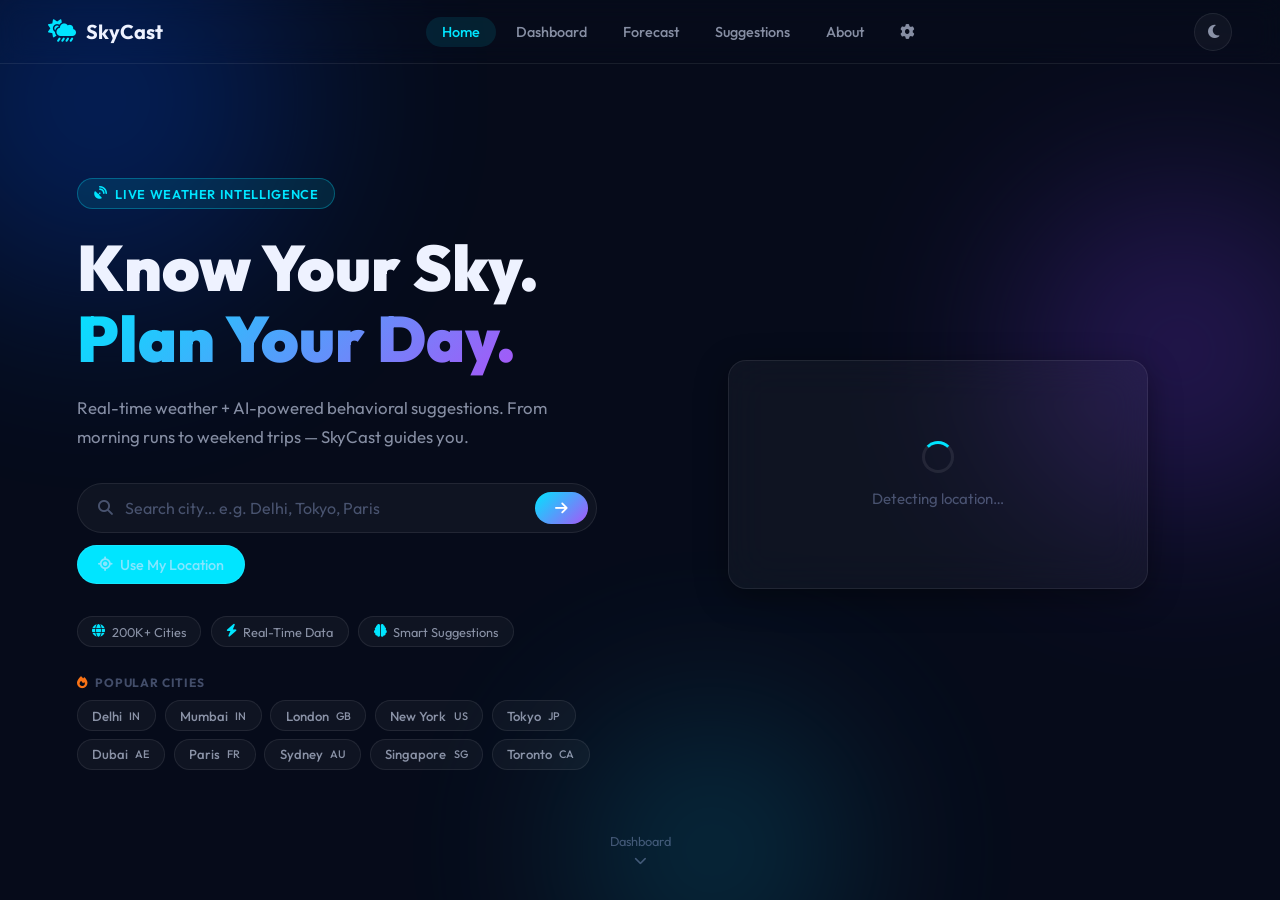
<file: index.html>
<!DOCTYPE html>
<html lang="en">
<head>
  <meta charset="UTF-8"/>
  <meta name="viewport" content="width=device-width, initial-scale=1.0"/>
  <title>SkyCast – Smart Weather Dashboard</title>
  <meta name="description" content="SkyCast — Real-time weather with AI-powered behavioral suggestions. Know your sky, plan your day."/>
  <link rel="stylesheet" href="style.css"/>
  <link rel="stylesheet" href="settings.css"/>
  <link href="https://fonts.googleapis.com/css2?family=Outfit:wght@300;400;600;700;900&family=Space+Mono:wght@400;700&display=swap" rel="stylesheet"/>
  <link rel="stylesheet" href="https://cdnjs.cloudflare.com/ajax/libs/font-awesome/6.5.0/css/all.min.css"/>
</head>
<body id="app-body" class="theme-dark">

  <!-- Mobile Nav Drawer -->
  <div class="mobile-nav-overlay" id="mobileOverlay" onclick="closeMobileNav()"></div>
  <div class="mobile-nav-drawer" id="mobileDrawer">
    <button class="drawer-close" onclick="closeMobileNav()"><i class="fa-solid fa-xmark"></i></button>
    <div class="drawer-logo"><i class="fa-solid fa-cloud-sun-rain"></i> Sky<strong>Cast</strong></div>
    <a href="index.html"><i class="fa-solid fa-house"></i> Home</a>
    <a href="dashboard.html"><i class="fa-solid fa-gauge-high"></i> Dashboard</a>
    <a href="forecast.html"><i class="fa-solid fa-calendar-days"></i> Forecast</a>
    <a href="suggestions.html"><i class="fa-solid fa-brain"></i> Suggestions</a>
    <a href="about.html"><i class="fa-solid fa-circle-info"></i> About</a>
    <a href="settings.html"><i class="fa-solid fa-gear"></i> Settings</a>
  </div>

  <!-- HERO PAGE -->
  <section id="page-hero" class="page active">
    <div class="bg-canvas" id="bgCanvas">
      <div class="bg-orb orb1"></div>
      <div class="bg-orb orb2"></div>
      <div class="bg-orb orb3"></div>
      <div class="rain-layer hidden" id="rainLayer"></div>
    </div>

    <nav class="navbar">
      <div class="nav-logo" onclick="window.location.href='index.html'">
        <i class="fa-solid fa-cloud-sun-rain"></i><span>Sky<strong>Cast</strong></span>
      </div>
      <ul class="nav-links">
        <li><a href="index.html"       class="nav-link active-link">Home</a></li>
        <li><a href="dashboard.html"   class="nav-link">Dashboard</a></li>
        <li><a href="forecast.html"    class="nav-link">Forecast</a></li>
        <li><a href="suggestions.html" class="nav-link">Suggestions</a></li>
        <li><a href="about.html"       class="nav-link">About</a></li>
        <li><a href="settings.html"    class="nav-link"><i class="fa-solid fa-gear"></i></a></li>
      </ul>
      <div class="nav-actions">
        <button class="btn-theme" id="themeToggle" onclick="toggleTheme()" title="Toggle Theme"><i class="fa-solid fa-moon"></i></button>
        <button class="btn-menu"  onclick="openMobileNav()"><i class="fa-solid fa-bars"></i></button>
      </div>
    </nav>

    <div class="hero-layout">
      <div class="hero-left">
        <div class="hero-badge"><i class="fa-solid fa-satellite-dish"></i> Live Weather Intelligence</div>
        <h1 class="hero-title">Know Your Sky.<br/><span class="gradient-text">Plan Your Day.</span></h1>
        <p class="hero-subtitle">Real-time weather + AI-powered behavioral suggestions. From morning runs to weekend trips — SkyCast guides you.</p>

        <div class="hero-search">
          <div class="search-wrap">
            <i class="fa-solid fa-magnifying-glass search-icon"></i>
            <input type="text" id="heroSearchInput" placeholder="Search city… e.g. Delhi, Tokyo, Paris"
              autocomplete="off"
              onkeydown="if(event.key==='Enter') heroSearch()"
              oninput="filterCitySuggestions(this.value)"/>
            <button id="heroSearchBtn" onclick="heroSearch()"><i class="fa-solid fa-arrow-right"></i></button>
            <div class="city-dropdown hidden" id="cityDropdown"></div>
          </div>
          <button class="btn-locate" onclick="getLocation()"><i class="fa-solid fa-location-crosshairs"></i> Use My Location</button>
        </div>

        <div class="hero-stats">
          <div class="stat-pill"><i class="fa-solid fa-globe"></i> 200K+ Cities</div>
          <div class="stat-pill"><i class="fa-solid fa-bolt"></i> Real-Time Data</div>
          <div class="stat-pill"><i class="fa-solid fa-brain"></i> Smart Suggestions</div>
        </div>

        <div class="popular-cities-wrap">
          <div class="popular-label"><i class="fa-solid fa-fire"></i> Popular Cities</div>
          <div class="popular-cities-scroll" id="heroCityChips"></div>
        </div>
      </div>

      <div class="hero-right">
        <div class="hero-weather-card glass-card" id="heroCard">
          <div class="hero-card-loading" id="heroCardLoading">
            <div class="spinner"></div>
            <p>Detecting location…</p>
          </div>
          <div class="hero-card-data hidden" id="heroCardData">
            <div class="hc-top">
              <div>
                <div class="hc-city" id="hcCity">—</div>
                <div class="hc-date" id="hcDate">—</div>
              </div>
              <div class="hc-uv-badge" id="hcUvBadge">UV —</div>
            </div>
            <div class="hc-main">
              <div class="hc-icon" id="hcIcon"><i class="fa-solid fa-sun"></i></div>
              <div class="hc-temp" id="hcTemp">—</div>
            </div>
            <div class="hc-desc" id="hcDesc">—</div>
            <div class="hc-divider"></div>
            <div class="hc-row">
              <div class="hc-stat"><i class="fa-solid fa-droplet"></i><span id="hcHumidity">—</span>%<small>Humidity</small></div>
              <div class="hc-stat"><i class="fa-solid fa-wind"></i><span id="hcWind">—</span><small>Wind</small></div>
              <div class="hc-stat"><i class="fa-solid fa-eye"></i><span id="hcVis">—</span><small>km Vis.</small></div>
            </div>
            <div class="hc-quick-rec" id="hcQuickRec"></div>
            <a href="dashboard.html" class="hc-view-btn">View Full Dashboard <i class="fa-solid fa-arrow-right"></i></a>
          </div>
        </div>
      </div>
    </div>

    <div class="scroll-hint" onclick="window.location.href='dashboard.html'">
      <span>Dashboard</span><i class="fa-solid fa-chevron-down bounce"></i>
    </div>
  </section>

  <script src="shared.js"></script>
  <script src="app.js"></script>
</body>
</html>
</file>
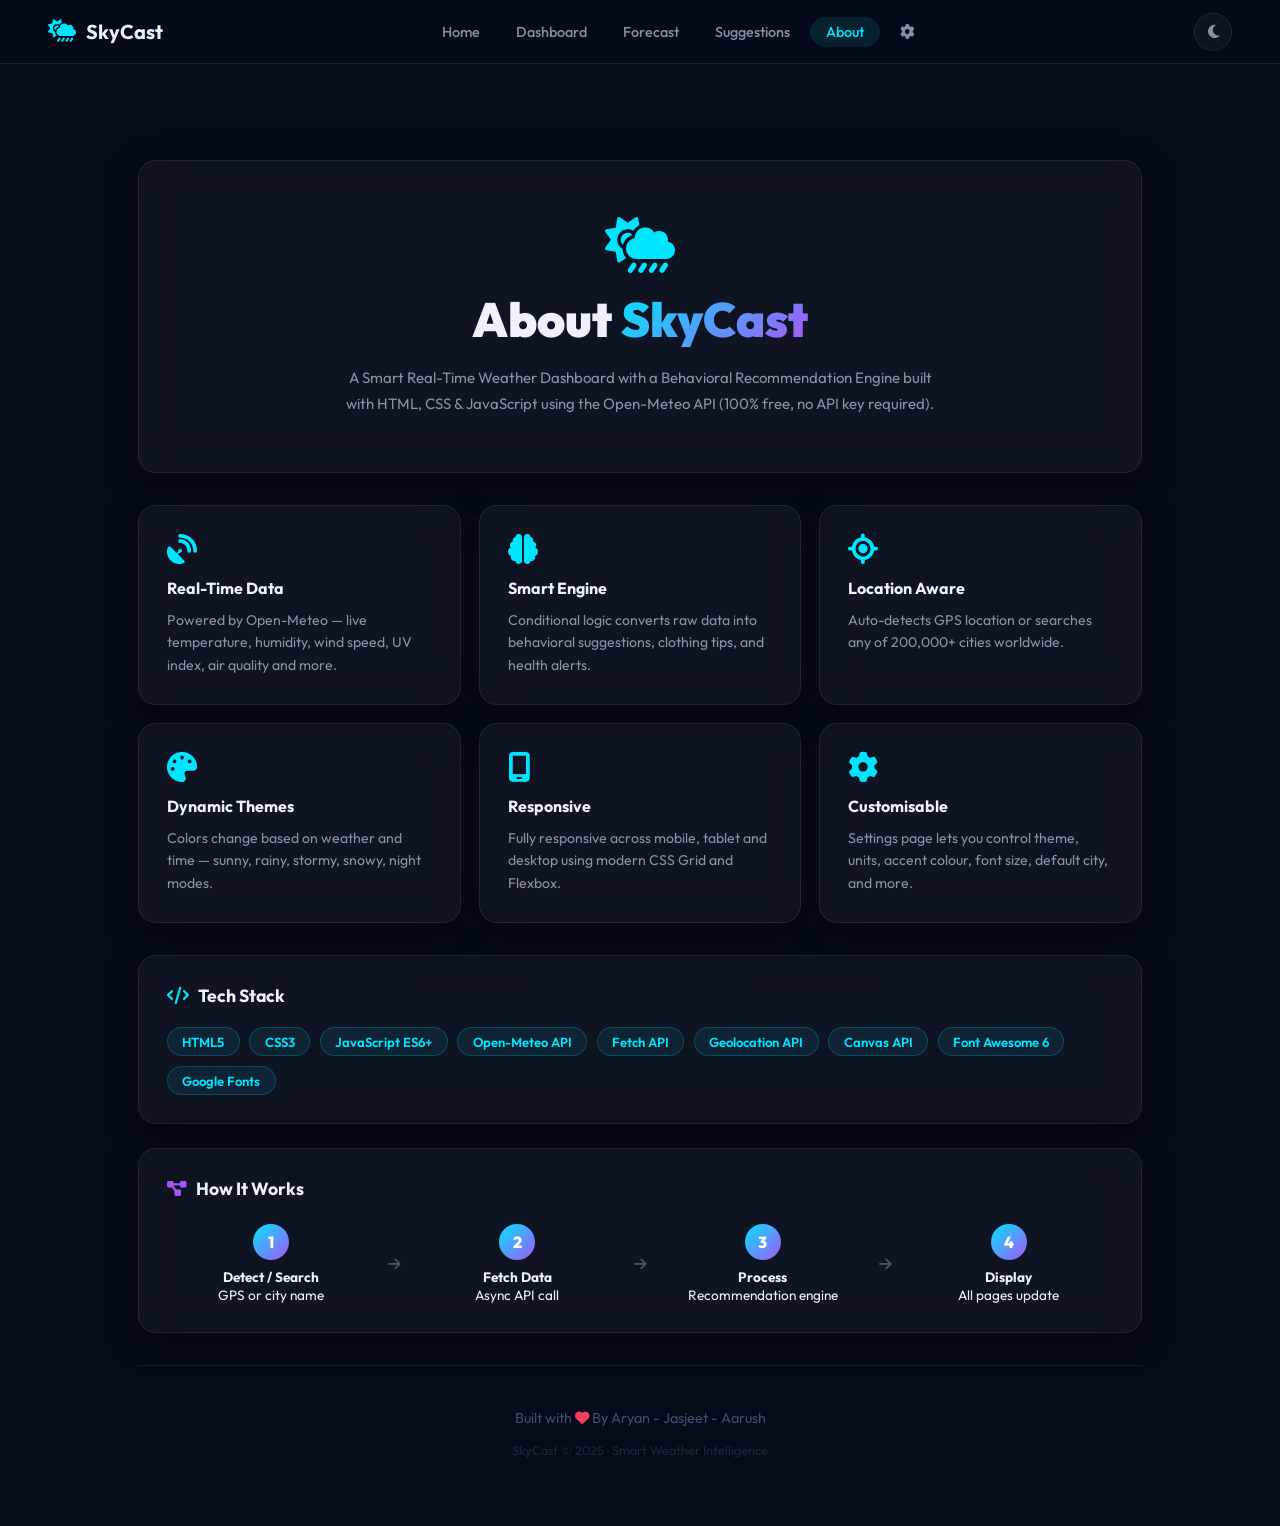
<file: about.html>
<!DOCTYPE html>
<html lang="en">
<head>
  <meta charset="UTF-8"/>
  <meta name="viewport" content="width=device-width, initial-scale=1.0"/>
  <title>About – SkyCast</title>
  <link rel="stylesheet" href="style.css"/>
  <link rel="stylesheet" href="settings.css"/>
  <link href="https://fonts.googleapis.com/css2?family=Outfit:wght@300;400;600;700;900&family=Space+Mono:wght@400;700&display=swap" rel="stylesheet"/>
  <link rel="stylesheet" href="https://cdnjs.cloudflare.com/ajax/libs/font-awesome/6.5.0/css/all.min.css"/>
</head>
<body id="app-body" class="theme-dark">
  <div class="mobile-nav-overlay" id="mobileOverlay" onclick="closeMobileNav()"></div>
  <div class="mobile-nav-drawer" id="mobileDrawer">
    <button class="drawer-close" onclick="closeMobileNav()"><i class="fa-solid fa-xmark"></i></button>
    <div class="drawer-logo"><i class="fa-solid fa-cloud-sun-rain"></i> Sky<strong>Cast</strong></div>
    <a href="index.html"><i class="fa-solid fa-house"></i> Home</a>
    <a href="dashboard.html"><i class="fa-solid fa-gauge-high"></i> Dashboard</a>
    <a href="forecast.html"><i class="fa-solid fa-calendar-days"></i> Forecast</a>
    <a href="suggestions.html"><i class="fa-solid fa-brain"></i> Suggestions</a>
    <a href="about.html" class="active"><i class="fa-solid fa-circle-info"></i> About</a>
    <a href="settings.html"><i class="fa-solid fa-gear"></i> Settings</a>
  </div>

  <section id="page-about" class="page active">
    <nav class="navbar navbar-inner">
      <div class="nav-logo" onclick="window.location.href='index.html'"><i class="fa-solid fa-cloud-sun-rain"></i><span>Sky<strong>Cast</strong></span></div>
      <ul class="nav-links">
        <li><a href="index.html"       class="nav-link">Home</a></li>
        <li><a href="dashboard.html"   class="nav-link">Dashboard</a></li>
        <li><a href="forecast.html"    class="nav-link">Forecast</a></li>
        <li><a href="suggestions.html" class="nav-link">Suggestions</a></li>
        <li><a href="about.html"       class="nav-link active-link">About</a></li>
        <li><a href="settings.html"    class="nav-link"><i class="fa-solid fa-gear"></i></a></li>
      </ul>
      <div class="nav-actions">
        <button class="btn-theme" onclick="toggleTheme()"><i class="fa-solid fa-moon"></i></button>
        <button class="btn-menu"  onclick="openMobileNav()"><i class="fa-solid fa-bars"></i></button>
      </div>
    </nav>

    <div class="page-content about-page">
      <div class="about-hero glass-card">
        <i class="fa-solid fa-cloud-sun-rain about-big-icon"></i>
        <h1>About <span class="gradient-text">SkyCast</span></h1>
        <p>A Smart Real-Time Weather Dashboard with a Behavioral Recommendation Engine built with HTML, CSS &amp; JavaScript using the Open-Meteo API (100% free, no API key required).</p>
      </div>

      <div class="about-grid">
        <div class="about-feat glass-card"><i class="fa-solid fa-satellite-dish fa-2x about-feat-icon"></i><h4>Real-Time Data</h4><p>Powered by Open-Meteo — live temperature, humidity, wind speed, UV index, air quality and more.</p></div>
        <div class="about-feat glass-card"><i class="fa-solid fa-brain fa-2x about-feat-icon"></i><h4>Smart Engine</h4><p>Conditional logic converts raw data into behavioral suggestions, clothing tips, and health alerts.</p></div>
        <div class="about-feat glass-card"><i class="fa-solid fa-location-crosshairs fa-2x about-feat-icon"></i><h4>Location Aware</h4><p>Auto-detects GPS location or searches any of 200,000+ cities worldwide.</p></div>
        <div class="about-feat glass-card"><i class="fa-solid fa-palette fa-2x about-feat-icon"></i><h4>Dynamic Themes</h4><p>Colors change based on weather and time — sunny, rainy, stormy, snowy, night modes.</p></div>
        <div class="about-feat glass-card"><i class="fa-solid fa-mobile-screen fa-2x about-feat-icon"></i><h4>Responsive</h4><p>Fully responsive across mobile, tablet and desktop using modern CSS Grid and Flexbox.</p></div>
        <div class="about-feat glass-card"><i class="fa-solid fa-gear fa-2x about-feat-icon"></i><h4>Customisable</h4><p>Settings page lets you control theme, units, accent colour, font size, default city, and more.</p></div>
      </div>

      <div class="tech-block glass-card">
        <h3><i class="fa-solid fa-code"></i> Tech Stack</h3>
        <div class="tech-pills">
          <span>HTML5</span><span>CSS3</span><span>JavaScript ES6+</span>
          <span>Open-Meteo API</span><span>Fetch API</span><span>Geolocation API</span>
          <span>Canvas API</span><span>Font Awesome 6</span><span>Google Fonts</span>
        </div>
      </div>

      <div class="flow-block glass-card">
        <h3><i class="fa-solid fa-diagram-project"></i> How It Works</h3>
        <div class="flow-steps">
          <div class="flow-step"><div class="flow-num">1</div><strong>Detect / Search</strong><br/>GPS or city name</div>
          <div class="flow-arrow"><i class="fa-solid fa-arrow-right"></i></div>
          <div class="flow-step"><div class="flow-num">2</div><strong>Fetch Data</strong><br/>Async API call</div>
          <div class="flow-arrow"><i class="fa-solid fa-arrow-right"></i></div>
          <div class="flow-step"><div class="flow-num">3</div><strong>Process</strong><br/>Recommendation engine</div>
          <div class="flow-arrow"><i class="fa-solid fa-arrow-right"></i></div>
          <div class="flow-step"><div class="flow-num">4</div><strong>Display</strong><br/>All pages update</div>
        </div>
      </div>

      <footer class="site-footer">
        <p>Built with <i class="fa-solid fa-heart" style="color:#f43f5e"></i> By Aryan - Jasjeet - Aarush</p>
        <p style="opacity:0.4;font-size:0.8rem;margin-top:0.4rem">SkyCast © 2025 · Smart Weather Intelligence</p>
      </footer>
    </div>
  </section>

  <script src="shared.js"></script>
  <script>
    (function(){ const s=loadSettings(); applySettings(s); })();
  </script>
</body>
</html>
</file>
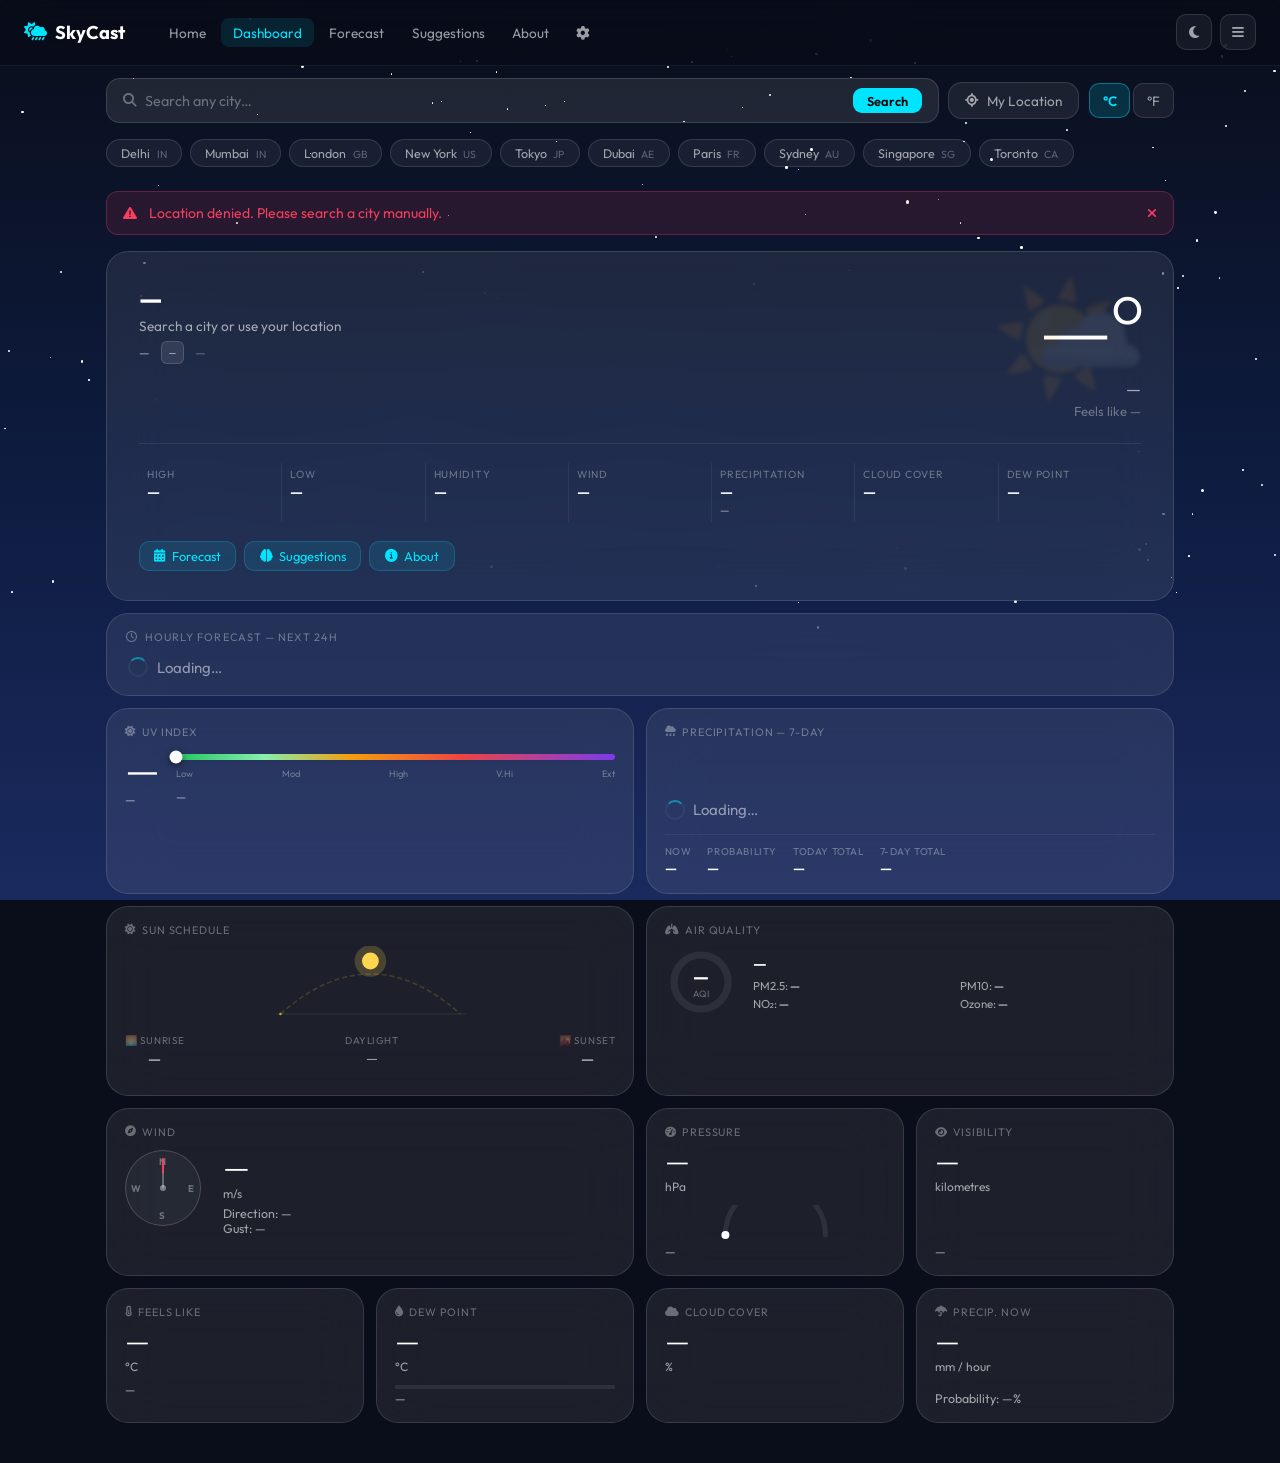
<file: dashboard.html>
<!DOCTYPE html>
<html lang="en">
<head>
  <meta charset="UTF-8"/>
  <meta name="viewport" content="width=device-width, initial-scale=1.0"/>
  <title>Dashboard – SkyCast</title>
  <link rel="stylesheet" href="settings.css"/>
  <link href="https://fonts.googleapis.com/css2?family=SF+Pro+Display:wght@300;400;600;700&family=Outfit:wght@300;400;500;600;700;900&family=Space+Mono:wght@400;700&display=swap" rel="stylesheet"/>
  <link rel="stylesheet" href="https://cdnjs.cloudflare.com/ajax/libs/font-awesome/6.5.0/css/all.min.css"/>
  <style>
    *, *::before, *::after { box-sizing: border-box; margin: 0; padding: 0; }

    :root {
      --sky-top: #0a0e1a;
      --sky-mid: #0d1b3e;
      --sky-bot: #1a2a5e;
      --card-bg: rgba(255,255,255,0.08);
      --card-border: rgba(255,255,255,0.12);
      --card-blur: 28px;
      --text: #fff;
      --text-dim: rgba(255,255,255,0.6);
      --text-faint: rgba(255,255,255,0.35);
      --accent: #00e5ff;
      --accent-rgb: 0,229,255;
      --r: 22px;
      --font: 'Outfit', system-ui, sans-serif;
    }

    html, body { height: 100%; }

    body {
      font-family: var(--font);
      color: var(--text);
      background: var(--sky-top);
      overflow-x: hidden;
      transition: background 1.5s ease;
    }

    /* ─── SKY BACKGROUND ─────────────────────────── */
    #skyCanvas {
      position: fixed;
      inset: 0;
      z-index: 0;
      pointer-events: none;
      overflow: hidden;
    }
    .sky-gradient {
      position: absolute;
      inset: 0;
      background: linear-gradient(180deg, var(--sky-top) 0%, var(--sky-mid) 50%, var(--sky-bot) 100%);
      transition: background 2s ease;
    }

    /* Stars — tiny canvas via JS */
    #starsLayer { position: absolute; inset: 0; transition: opacity 2.5s ease; }
    .star {
      position: absolute; border-radius: 50%; background: white;
      animation: twinkle var(--dur,3s) ease-in-out infinite;
      animation-delay: var(--del,0s);
    }
    @keyframes twinkle {
      0%,100% { opacity: var(--opa,0.8); transform: scale(1); }
      50%      { opacity: 0.15; transform: scale(0.5); }
    }
    /* Shooting star */
    .shooting-star {
      position: absolute;
      width: 80px; height: 1px;
      background: linear-gradient(90deg, rgba(255,255,255,0), rgba(255,255,255,0.9));
      border-radius: 1px;
      animation: shoot var(--sd, 1s) linear forwards;
      opacity: 0;
    }
    @keyframes shoot {
      0%   { opacity: 1; transform: translateX(0) translateY(0) rotate(var(--sa, -30deg)); }
      100% { opacity: 0; transform: translateX(200px) translateY(100px) rotate(var(--sa, -30deg)); }
    }

    /* Sun */
    #sunEl {
      position: absolute;
      border-radius: 50%;
      transition: all 3s ease;
      pointer-events: none;
    }
    .sun-style {
      width: 84px; height: 84px;
      background: radial-gradient(circle at 40% 40%, #fffde7 0%, #ffe082 35%, #ffb300 70%, #e65100 100%);
      box-shadow: 0 0 60px 25px rgba(255,200,50,0.5), 0 0 130px 60px rgba(255,150,0,0.2);
    }
    .sun-style::after {
      content: '';
      position: absolute;
      inset: -20px;
      border-radius: 50%;
      background: radial-gradient(circle, rgba(255,200,50,0.15) 0%, transparent 70%);
      animation: sunPulse 3s ease-in-out infinite;
    }
    @keyframes sunPulse {
      0%,100% { transform: scale(1); opacity: 0.7; }
      50%      { transform: scale(1.1); opacity: 1; }
    }

    /* Moon */
    .moon-style {
      width: 64px; height: 64px;
      background: radial-gradient(circle at 38% 38%, #f0f0ff 0%, #c0c8e0 55%, #8090b8 100%);
      box-shadow: 0 0 40px 15px rgba(160,180,255,0.3), 0 0 90px 35px rgba(100,130,255,0.12);
    }
    /* Moon craters */
    .moon-style::before {
      content: '';
      position: absolute;
      width: 12px; height: 12px;
      border-radius: 50%;
      background: rgba(0,0,30,0.15);
      top: 18px; left: 38px;
      box-shadow: -8px 12px 0 rgba(0,0,30,0.1), 8px -5px 0 6px rgba(0,0,30,0.07);
    }

    /* Clouds */
    .cloud {
      position: absolute;
      border-radius: 50%;
      background: rgba(255,255,255,0.055);
      filter: blur(22px);
      animation: driftCloud linear infinite;
    }
    @keyframes driftCloud {
      from { transform: translateX(-250px); }
      to   { transform: translateX(calc(100vw + 250px)); }
    }

    /* Rain */
    .rain-drop {
      position: absolute;
      width: 1.5px;
      border-radius: 2px;
      background: linear-gradient(180deg, transparent, rgba(150,200,255,0.65));
      animation: fall linear infinite;
    }
    @keyframes fall { to { transform: translateY(110vh) translateX(-22px); opacity: 0; } }

    /* Snow */
    .snow-flake {
      position: absolute; color: white;
      animation: snowFall linear infinite, sway ease-in-out infinite;
    }
    @keyframes snowFall { to { transform: translateY(110vh); } }
    @keyframes sway { 0%,100%{margin-left:0} 50%{margin-left:18px} }

    /* Lightning */
    .lightning {
      position: fixed; inset: 0;
      background: rgba(255,255,255,0.18);
      pointer-events: none; z-index: 12;
      opacity: 0;
    }
    .lightning.flash { animation: flashAnim 0.15s ease-out; }
    @keyframes flashAnim { 0%{opacity:1} 100%{opacity:0} }

    /* ─── NAVBAR ─────────────────────────────────── */
    .navbar {
      position: fixed; top: 0; left: 0; right: 0; z-index: 200;
      display: flex; align-items: center;
      padding: .9rem 1.5rem;
      background: rgba(8,10,24,0.6);
      backdrop-filter: blur(24px);
      border-bottom: 1px solid rgba(255,255,255,0.06);
    }
    .nav-logo {
      display: flex; align-items: center; gap: .5rem;
      font-size: 1.15rem; font-weight: 700;
      text-decoration: none; color: var(--text); cursor: pointer;
    }
    .nav-logo i { color: var(--accent); }
    .nav-links { display: flex; gap: .2rem; list-style: none; margin-left: 2rem; }
    .nav-links a {
      padding: .35rem .75rem; border-radius: 8px;
      color: var(--text-dim); text-decoration: none; font-size: .85rem; transition: all .2s;
    }
    .nav-links a:hover { color: var(--text); background: rgba(255,255,255,.06); }
    .nav-links a.active-link { color: var(--accent); background: rgba(var(--accent-rgb),.1); }
    .nav-actions { margin-left: auto; display: flex; gap: .5rem; align-items: center; }
    .btn-icon {
      width: 36px; height: 36px;
      border: 1px solid rgba(255,255,255,.12);
      background: rgba(255,255,255,.06);
      border-radius: 10px; color: var(--text-dim);
      cursor: pointer; font-size: .85rem;
      display: flex; align-items: center; justify-content: center; transition: all .2s;
    }
    .btn-icon:hover { background: rgba(255,255,255,.12); color: var(--text); }
    @media (max-width:768px) { .nav-links { display: none; } }

    /* Mobile drawer */
    .mobile-nav-overlay {
      position: fixed; inset: 0; z-index: 300;
      background: rgba(0,0,0,.6); backdrop-filter: blur(4px);
      opacity: 0; pointer-events: none; transition: opacity .3s;
    }
    .mobile-nav-overlay.open { opacity: 1; pointer-events: all; }
    .mobile-nav-drawer {
      position: fixed; top: 0; left: 0; bottom: 0; width: 260px; z-index: 400;
      background: rgba(8,12,28,0.97); backdrop-filter: blur(30px);
      border-right: 1px solid rgba(255,255,255,.08);
      padding: 1.5rem; transform: translateX(-100%); transition: transform .3s;
      display: flex; flex-direction: column; gap: .3rem;
    }
    .mobile-nav-drawer.open { transform: translateX(0); }
    .drawer-close { align-self: flex-end; background: none; border: none; color: var(--text-dim); font-size: 1.2rem; cursor: pointer; margin-bottom: .5rem; }
    .drawer-logo { font-size: 1.1rem; font-weight: 700; margin-bottom: 1rem; }
    .mobile-nav-drawer a {
      display: flex; align-items: center; gap: .75rem;
      padding: .65rem .9rem; border-radius: 12px;
      color: var(--text-dim); text-decoration: none; font-size: .9rem; transition: all .2s;
    }
    .mobile-nav-drawer a:hover, .mobile-nav-drawer a.active {
      background: rgba(var(--accent-rgb),.1); color: var(--accent);
    }

    /* ─── LAYOUT ─────────────────────────────── */
    .page-wrap {
      position: relative; z-index: 10;
      padding: 78px 1rem 2.5rem;
      max-width: 1100px; margin: 0 auto;
    }

    /* ─── SEARCH BAR ─────────────────────────── */
    .search-bar {
      display: flex; gap: .6rem; align-items: center;
      margin-bottom: 1rem; flex-wrap: wrap;
    }
    .search-inner {
      flex: 1; min-width: 200px;
      display: flex; align-items: center; gap: .5rem;
      background: rgba(255,255,255,0.09);
      border: 1px solid rgba(255,255,255,0.13);
      border-radius: 14px; padding: .55rem 1rem; position: relative;
    }
    .search-inner i { color: var(--text-faint); font-size: .85rem; }
    .search-inner input {
      flex: 1; background: none; border: none; outline: none;
      color: var(--text); font-family: var(--font); font-size: .9rem;
    }
    .search-inner input::placeholder { color: var(--text-faint); }
    .search-inner button {
      background: var(--accent); border: none; color: #000;
      font-weight: 600; font-size: .8rem; cursor: pointer;
      padding: .3rem .85rem; border-radius: 9px; font-family: var(--font); transition: opacity .2s;
    }
    .search-inner button:hover { opacity: .85; }
    .city-dropdown {
      position: absolute; top: calc(100% + 6px); left: 0; right: 0;
      background: rgba(12,18,42,0.98); backdrop-filter: blur(20px);
      border: 1px solid rgba(255,255,255,.1); border-radius: 12px; z-index: 50; overflow: hidden;
    }
    .city-dropdown.hidden { display: none; }
    .city-suggestion {
      display: flex; align-items: center; gap: .6rem;
      padding: .6rem 1rem; cursor: pointer; font-size: .85rem;
      transition: background .15s; color: var(--text-dim);
    }
    .city-suggestion:hover { background: rgba(255,255,255,.06); color: var(--text); }
    .city-suggestion small { margin-left: auto; opacity: .4; font-size: .75rem; }

    .btn-locate {
      display: flex; align-items: center; gap: .5rem;
      padding: .55rem 1rem; border-radius: 14px;
      border: 1px solid rgba(255,255,255,.12);
      background: rgba(255,255,255,.07);
      color: var(--text-dim); cursor: pointer; font-family: var(--font);
      font-size: .85rem; transition: all .2s; white-space: nowrap;
    }
    .btn-locate:hover { background: rgba(255,255,255,.12); color: var(--text); }

    .unit-toggle { display: flex; gap: 3px; }
    .unit-btn {
      padding: .45rem .8rem; border-radius: 10px; cursor: pointer;
      font-family: var(--font); font-size: .85rem;
      border: 1px solid rgba(255,255,255,.12);
      background: rgba(255,255,255,.06); color: var(--text-dim); transition: all .2s;
    }
    .unit-btn.active {
      background: rgba(var(--accent-rgb),.15);
      border-color: rgba(var(--accent-rgb),.4);
      color: var(--accent); font-weight: 600;
    }

    /* City chips */
    .chips-row {
      display: flex; gap: .5rem; flex-wrap: nowrap; overflow-x: auto;
      padding-bottom: .3rem; margin-bottom: 1.2rem; scrollbar-width: none;
    }
    .chips-row::-webkit-scrollbar { display: none; }
    .city-chip {
      white-space: nowrap; padding: .35rem .9rem; border-radius: 30px;
      font-size: .78rem; border: 1px solid rgba(255,255,255,.12);
      background: rgba(255,255,255,.06); color: var(--text-dim);
      cursor: pointer; font-family: var(--font); transition: all .2s; flex-shrink: 0;
    }
    .city-chip:hover {
      background: rgba(var(--accent-rgb),.1);
      border-color: rgba(var(--accent-rgb),.3);
      color: var(--accent);
    }
    .city-chip small { opacity: .5; margin-left: .2rem; }

    /* Error / Loading */
    .error-banner {
      display: flex; align-items: center; gap: .75rem;
      background: rgba(244,63,94,.12); border: 1px solid rgba(244,63,94,.3);
      border-radius: 12px; padding: .75rem 1rem; margin-bottom: 1rem;
      color: #f43f5e; font-size: .875rem;
    }
    .error-banner.hidden { display: none; }
    .error-banner button { margin-left: auto; background: none; border: none; color: inherit; cursor: pointer; }
    .loading-overlay {
      display: flex; flex-direction: column; align-items: center; justify-content: center;
      gap: .75rem; padding: 3rem; opacity: .7;
    }
    .loading-overlay.hidden { display: none; }
    .loader-ring {
      width: 36px; height: 36px; border-radius: 50%;
      border: 3px solid rgba(255,255,255,.1); border-top-color: var(--accent);
      animation: spin 1s linear infinite;
    }
    @keyframes spin { to { transform: rotate(360deg); } }

    /* ─── GLASS CARD ─────────────────────────── */
    .glass {
      background: var(--card-bg);
      border: 1px solid var(--card-border);
      backdrop-filter: blur(var(--card-blur));
      -webkit-backdrop-filter: blur(var(--card-blur));
      border-radius: var(--r);
    }

    /* ─── iOS GRID ───────────────────────────── */
    .ios-grid {
      display: grid;
      grid-template-columns: repeat(4, 1fr);
      gap: .75rem;
    }
    @media (max-width: 900px) { .ios-grid { grid-template-columns: repeat(2, 1fr); } }
    @media (max-width: 500px) { .ios-grid { grid-template-columns: 1fr 1fr; gap: .5rem; } }

    /* Animation stagger */
    .ios-grid > * { animation: cardIn .45s ease backwards; }
    .ios-grid > *:nth-child(1)  { animation-delay: .04s; }
    .ios-grid > *:nth-child(2)  { animation-delay: .08s; }
    .ios-grid > *:nth-child(3)  { animation-delay: .12s; }
    .ios-grid > *:nth-child(4)  { animation-delay: .15s; }
    .ios-grid > *:nth-child(5)  { animation-delay: .18s; }
    .ios-grid > *:nth-child(6)  { animation-delay: .21s; }
    .ios-grid > *:nth-child(7)  { animation-delay: .24s; }
    .ios-grid > *:nth-child(8)  { animation-delay: .27s; }
    .ios-grid > *:nth-child(9)  { animation-delay: .30s; }
    .ios-grid > *:nth-child(10) { animation-delay: .33s; }
    .ios-grid > *:nth-child(11) { animation-delay: .36s; }
    .ios-grid > *:nth-child(12) { animation-delay: .38s; }
    .ios-grid > *:nth-child(13) { animation-delay: .40s; }
    @keyframes cardIn { from { opacity:0; transform: translateY(20px) scale(.97); } to { opacity:1; transform: none; } }

    /* ─── HERO CARD ──────────────────────────── */
    .hero-card {
      grid-column: 1 / -1;
      padding: 1.8rem 2rem;
      position: relative; overflow: hidden;
    }
    .hero-bg-emoji {
      position: absolute; right: 1.5rem; top: 1.2rem;
      font-size: 8rem; opacity: .09; pointer-events: none;
      line-height: 1; filter: blur(2px);
    }
    .hero-top {
      display: flex; align-items: flex-start;
      justify-content: space-between; flex-wrap: wrap; gap: 1rem;
    }
    .hero-city { font-size: 1.7rem; font-weight: 700; letter-spacing: -0.5px; }
    .hero-country { font-size: .85rem; color: var(--text-dim); margin-top: .1rem; }
    .hero-datetime {
      margin-top: .4rem; font-size: .78rem; color: var(--text-dim);
      display: flex; gap: .7rem; align-items: center; flex-wrap: wrap;
    }
    .tz-pill {
      background: rgba(255,255,255,.09); border: 1px solid rgba(255,255,255,.14);
      border-radius: 6px; padding: .13rem .42rem; font-size: .7rem; font-family: 'Space Mono', monospace;
    }
    .hero-temp-col { text-align: right; }
    .hero-temp-big {
      font-size: 5.8rem; font-weight: 200; line-height: 1;
      letter-spacing: -5px;
    }
    .hero-desc { font-size: 1.1rem; color: var(--text-dim); margin-top: .2rem; text-align: right; }
    .hero-feels { font-size: .82rem; color: var(--text-faint); margin-top: .15rem; text-align: right; }

    /* Stats row */
    .hero-stats {
      display: flex; gap: 0; flex-wrap: wrap;
      margin-top: 1.5rem; padding-top: 1.2rem;
      border-top: 1px solid rgba(255,255,255,.08);
    }
    .hstat {
      display: flex; flex-direction: column; gap: .12rem;
      flex: 1; min-width: 80px; padding: .3rem .5rem;
      border-right: 1px solid rgba(255,255,255,.06);
    }
    .hstat:last-child { border-right: none; }
    .hstat-label { font-size: .65rem; color: var(--text-faint); text-transform: uppercase; letter-spacing: .07em; }
    .hstat-value { font-size: .95rem; font-weight: 600; }
    .hstat-sub   { font-size: .7rem; color: var(--text-dim); }

    /* Quick links */
    .dash-links { display: flex; gap: .5rem; margin-top: 1.2rem; flex-wrap: wrap; }
    .dash-link-btn {
      display: inline-flex; align-items: center; gap: .4rem;
      padding: .38rem .9rem; border-radius: 10px;
      background: rgba(var(--accent-rgb),.1);
      border: 1px solid rgba(var(--accent-rgb),.2);
      color: var(--accent); font-size: .8rem;
      text-decoration: none; transition: .2s;
    }
    .dash-link-btn:hover { background: rgba(var(--accent-rgb),.2); }

    /* ─── HOURLY STRIP ───────────────────────── */
    .hourly-section { grid-column: 1/-1; padding: 1rem 1.2rem; }
    .section-label {
      font-size: .68rem; color: var(--text-faint);
      text-transform: uppercase; letter-spacing: .1em;
      margin-bottom: .7rem; display: flex; align-items: center; gap: .4rem;
    }
    .hourly-outer { overflow-x: auto; scrollbar-width: none; }
    .hourly-outer::-webkit-scrollbar { display: none; }
    .hourly-scroll { display: flex; gap: .5rem; padding: .1rem; }
    .hourly-card {
      flex-shrink: 0; width: 62px;
      display: flex; flex-direction: column; align-items: center; gap: .25rem;
      padding: .7rem .3rem; border-radius: 16px;
      background: rgba(255,255,255,.06); border: 1px solid rgba(255,255,255,.08);
      font-size: .78rem; color: var(--text-dim); transition: all .2s;
    }
    .hourly-card:hover { background: rgba(255,255,255,.1); }
    .hourly-card.current-hour {
      background: rgba(var(--accent-rgb),.1);
      border-color: rgba(var(--accent-rgb),.28);
      color: var(--text);
    }
    .h-time  { font-size: .68rem; color: var(--text-faint); }
    .h-emoji { font-size: 1.3rem; }
    .h-temp  { font-size: .9rem; font-weight: 600; color: var(--text); }
    .h-pop   { font-size: .62rem; color: #60a5fa; }
    .h-uv    { font-size: .62rem; color: #fbbf24; }

    /* ─── METRIC CARD ────────────────────────── */
    .metric-card {
      padding: 1rem 1.1rem;
      display: flex; flex-direction: column; gap: .18rem;
      min-height: 118px; position: relative; overflow: hidden;
    }
    .mc-label {
      font-size: .68rem; color: var(--text-faint);
      text-transform: uppercase; letter-spacing: .08em;
      display: flex; align-items: center; gap: .35rem; margin-bottom: .1rem;
    }
    .mc-value { font-size: 1.85rem; font-weight: 300; line-height: 1; margin-top: .2rem; }
    .mc-unit  { font-size: .75rem; color: var(--text-dim); }
    .mc-sub   { font-size: .78rem; color: var(--text-dim); margin-top: auto; }

    /* ─── UV CARD ────────────────────────────── */
    .uv-card { grid-column: span 2; }
    .uv-inner { display: flex; align-items: flex-start; gap: 1rem; margin-top: .3rem; }
    .uv-val-wrap { display: flex; flex-direction: column; }
    .uv-num  { font-size: 2.6rem; font-weight: 300; line-height: 1; }
    .uv-lbl  { font-size: .78rem; color: var(--text-dim); margin-top: .15rem; }
    .uv-track-wrap { flex: 1; margin-top: .4rem; }
    .uv-bar-track {
      width: 100%; height: 6px; border-radius: 3px;
      background: linear-gradient(90deg, #22c55e 0%, #86efac 20%, #f59e0b 40%, #ef4444 65%, #7c3aed 100%);
      position: relative;
    }
    .uv-bar-dot {
      position: absolute; top: 50%; width: 13px; height: 13px;
      background: white; border-radius: 50%;
      transform: translate(-50%, -50%);
      box-shadow: 0 2px 6px rgba(0,0,0,.5);
      transition: left .9s cubic-bezier(.34,1.56,.64,1);
    }
    .uv-scale-labels {
      display: flex; justify-content: space-between;
      font-size: .58rem; color: var(--text-faint); margin-top: .5rem;
    }
    .uv-advice { font-size: .75rem; color: var(--text-dim); margin-top: .6rem; line-height: 1.4; }

    /* ─── PRECIPITATION CARD ─────────────────── */
    .precip-card { grid-column: span 2; }
    .precip-chart { display: flex; align-items: flex-end; gap: 4px; height: 64px; margin-top: .8rem; }
    .precip-col { display: flex; flex-direction: column; align-items: center; flex: 1; height: 100%; justify-content: flex-end; gap: 3px; }
    .precip-col-lbl { font-size: .6rem; color: var(--text-faint); height: 14px; display: flex; align-items: center; }
    .precip-bar-wrap { flex: 1; display: flex; align-items: flex-end; width: 100%; }
    .precip-bar {
      width: 100%; border-radius: 4px 4px 0 0;
      background: linear-gradient(180deg, rgba(100,180,255,.85) 0%, rgba(50,120,220,.55) 100%);
      min-height: 3px; transition: height .8s cubic-bezier(.34,1.56,.64,1);
      position: relative;
    }
    .precip-bar.today {
      background: linear-gradient(180deg, #60a5fa 0%, #2563eb 100%);
      box-shadow: 0 0 10px rgba(96,165,250,0.4);
    }
    .precip-bar-mm { font-size: .58rem; color: rgba(150,200,255,.8); }
    .precip-day-lbl { font-size: .62rem; color: var(--text-faint); }
    /* Current precip details row */
    .precip-details {
      display: flex; gap: 1rem; margin-top: .7rem; padding-top: .6rem;
      border-top: 1px solid rgba(255,255,255,.06);
    }
    .pd-item { display: flex; flex-direction: column; gap: .08rem; }
    .pd-item small { font-size: .62rem; color: var(--text-faint); text-transform: uppercase; letter-spacing: .06em; }
    .pd-item strong { font-size: .88rem; font-weight: 600; }

    /* ─── SUN CARD ───────────────────────────── */
    .sun-card { grid-column: span 2; }
    .sun-arc-wrap { position: relative; margin: .3rem 0 .2rem; }
    .sun-arc-svg { width: 100%; height: 78px; }
    .sun-times {
      display: flex; justify-content: space-between;
      font-size: .78rem; color: var(--text-dim);
    }
    .sun-time-item { display: flex; flex-direction: column; align-items: center; gap: .1rem; }
    .sun-time-item small { font-size: .62rem; color: var(--text-faint); text-transform: uppercase; letter-spacing: .06em; }
    .sun-time-item strong { font-size: .95rem; font-weight: 600; }
    .sun-golden-hrs {
      font-size: .72rem; color: rgba(255,190,60,.7); margin-top: .5rem;
      display: flex; align-items: center; gap: .35rem;
    }

    /* ─── AQI CARD ───────────────────────────── */
    .aqi-card { grid-column: span 2; }
    .aqi-inner { display: flex; align-items: center; gap: 1rem; margin-top: .3rem; }
    .aqi-ring-wrap { position: relative; flex-shrink: 0; width: 72px; height: 72px; }
    .aqi-svg { width: 72px; height: 72px; }
    .aqi-center {
      position: absolute; inset: 0;
      display: flex; flex-direction: column; align-items: center; justify-content: center;
    }
    .aqi-num   { font-size: 1.15rem; font-weight: 700; }
    .aqi-small { font-size: .58rem; color: var(--text-faint); }
    .aqi-right { flex: 1; }
    .aqi-label-big { font-size: 1rem; font-weight: 600; }
    .aqi-comps {
      display: grid; grid-template-columns: 1fr 1fr; gap: .2rem .8rem;
      margin-top: .35rem; font-size: .72rem; color: var(--text-dim);
    }

    /* ─── WIND CARD ──────────────────────────── */
    .wind-card { grid-column: span 2; }
    .wind-inner { display: flex; align-items: center; gap: 1rem; margin-top: .2rem; }
    .compass-wrap { width: 82px; height: 82px; flex-shrink: 0; position: relative; }
    .compass-ring {
      width: 76px; height: 76px; border-radius: 50%;
      border: 1.5px solid rgba(255,255,255,.18);
      background: rgba(255,255,255,.04);
      position: relative; display: flex; align-items: center; justify-content: center;
    }
    .compass-ring span {
      position: absolute; font-size: .6rem; color: var(--text-faint);
      font-weight: 700; letter-spacing: .04em;
    }
    .cN { top: 4px; left: 50%; transform: translateX(-50%); }
    .cS { bottom: 4px; left: 50%; transform: translateX(-50%); }
    .cE { right: 5px; top: 50%; transform: translateY(-50%); }
    .cW { left: 5px; top: 50%; transform: translateY(-50%); }
    .compass-needle-wrap {
      position: absolute; width: 100%; height: 100%;
      display: flex; align-items: center; justify-content: center;
      transition: transform 1.4s cubic-bezier(.34,1.56,.64,1);
    }
    .compass-needle {
      width: 2px; height: 30px; border-radius: 1px;
      background: linear-gradient(180deg, #f43f5e 50%, rgba(255,255,255,.3) 50%);
      position: absolute; top: 50%; transform: translateY(-100%);
    }
    .compass-dot {
      width: 6px; height: 6px; border-radius: 50%;
      background: rgba(255,255,255,.4);
      position: absolute; top: 50%; left: 50%;
      transform: translate(-50%,-50%);
    }
    .wind-right { flex: 1; }
    .wind-speed-big { font-size: 2rem; font-weight: 300; }
    .wind-unit-small { font-size: .75rem; color: var(--text-dim); }
    .wind-details { font-size: .78rem; color: var(--text-dim); margin-top: .3rem; }

    /* ─── SMALL METRIC CARDS ─────────────────── */
    .vis-meter { display: flex; align-items: flex-end; gap: 2px; margin-top: .5rem; height: 28px; }
    .vis-bar { flex: 1; border-radius: 2px 2px 0 0; background: rgba(255,255,255,.1); transition: all .5s; }
    .vis-bar.active { background: rgba(var(--accent-rgb),.7); }

    .cloud-meter { display: flex; gap: 3px; flex-wrap: wrap; margin-top: .5rem; }
    .cloud-block { width: 10px; height: 10px; border-radius: 2px; background: rgba(255,255,255,.1); transition: background .5s; }
    .cloud-block.filled { background: rgba(255,255,255,.45); }

    .feels-desc { font-size: .76rem; color: var(--text-dim); margin-top: .3rem; line-height: 1.45; }

    /* Pressure gauge arc */
    .pressure-arc { margin-top: .5rem; }

    /* Dew point meter */
    .dew-meter { margin-top: .5rem; height: 4px; border-radius: 2px; background: rgba(255,255,255,.08); position: relative; }
    .dew-fill  { height: 100%; border-radius: 2px; background: linear-gradient(90deg, #60a5fa, #38bdf8); transition: width .8s ease; }

    /* ─── LIGHT THEME ────────────────────────── */
    body.theme-light {
      --sky-top: #87ceeb; --sky-mid: #aad4f0; --sky-bot: #c8e6f8;
      --card-bg: rgba(255,255,255,0.52); --card-border: rgba(255,255,255,0.75);
      --text: #0d1b3e; --text-dim: rgba(13,27,62,0.65); --text-faint: rgba(13,27,62,0.38);
    }
    body.theme-light .sky-gradient { background: linear-gradient(180deg, #87ceeb 0%, #b8ddf5 50%, #d6ecf9 100%); }
    body.theme-light #starsLayer { display: none; }
    body.theme-light .navbar { background: rgba(180,220,245,0.82); border-bottom-color: rgba(255,255,255,.4); }
    body.theme-light .city-dropdown { background: rgba(240,248,255,.97); }
    body.theme-light .cloud { background: rgba(255,255,255,0.2); }

    /* ─── WEATHER THEMES ─────────────────────── */
    body.weather-rainy   { --sky-top: #111520; --sky-mid: #1b2435; --sky-bot: #223048; }
    body.weather-stormy  { --sky-top: #0c0e13; --sky-mid: #12151d; --sky-bot: #1a1e2c; }
    body.weather-snowy   { --sky-top: #192030; --sky-mid: #263050; --sky-bot: #334070; }
    body.weather-night   { --sky-top: #04060e; --sky-mid: #070c1a; --sky-bot: #0c1228; }
    body.weather-sunny   { --sky-top: #163464; --sky-mid: #1a4a8a; --sky-bot: #1e5aa0; }
    body.weather-cloudy  { --sky-top: #181e32; --sky-mid: #222a42; --sky-bot: #2c3550; }
    body.weather-fog     { --sky-top: #1c2330; --sky-mid: #28303e; --sky-bot: #343d4a; }

    /* Spinner */
    .spinner { width:20px;height:20px;border-radius:50%;border:2px solid rgba(255,255,255,.1);border-top-color:var(--accent);animation:spin 1s linear infinite;display:inline-block; }

    .hidden { display: none !important; }
  </style>
</head>
<body id="app-body" class="theme-dark">

<!-- Sky -->
<div id="skyCanvas">
  <div class="sky-gradient" id="skyGradient"></div>
  <div id="starsLayer"></div>
  <div id="cloudsLayer"></div>
  <div id="weatherLayer"></div>
  <div id="sunEl"></div>
</div>
<div class="lightning" id="lightning"></div>

<!-- Mobile Nav -->
<div class="mobile-nav-overlay" id="mobileOverlay" onclick="closeMobileNav()"></div>
<div class="mobile-nav-drawer" id="mobileDrawer">
  <button class="drawer-close" onclick="closeMobileNav()"><i class="fa-solid fa-xmark"></i></button>
  <div class="drawer-logo"><i class="fa-solid fa-cloud-sun-rain" style="color:var(--accent)"></i> Sky<strong>Cast</strong></div>
  <a href="index.html"><i class="fa-solid fa-house"></i> Home</a>
  <a href="dashboard.html" class="active"><i class="fa-solid fa-gauge-high"></i> Dashboard</a>
  <a href="forecast.html"><i class="fa-solid fa-calendar-days"></i> Forecast</a>
  <a href="suggestions.html"><i class="fa-solid fa-brain"></i> Suggestions</a>
  <a href="about.html"><i class="fa-solid fa-circle-info"></i> About</a>
  <a href="settings.html"><i class="fa-solid fa-gear"></i> Settings</a>
</div>

<!-- Navbar -->
<nav class="navbar">
  <a class="nav-logo" href="index.html"><i class="fa-solid fa-cloud-sun-rain"></i><span>Sky<strong>Cast</strong></span></a>
  <ul class="nav-links">
    <li><a href="index.html">Home</a></li>
    <li><a href="dashboard.html" class="active-link">Dashboard</a></li>
    <li><a href="forecast.html">Forecast</a></li>
    <li><a href="suggestions.html">Suggestions</a></li>
    <li><a href="about.html">About</a></li>
    <li><a href="settings.html"><i class="fa-solid fa-gear"></i></a></li>
  </ul>
  <div class="nav-actions">
    <button class="btn-icon btn-theme" onclick="toggleTheme()" title="Toggle theme"><i class="fa-solid fa-moon"></i></button>
    <button class="btn-icon" onclick="openMobileNav()"><i class="fa-solid fa-bars"></i></button>
  </div>
</nav>

<div class="page-wrap">

  <!-- Search -->
  <div class="search-bar">
    <div class="search-inner">
      <i class="fa-solid fa-magnifying-glass"></i>
      <input type="text" id="dashSearchInput" placeholder="Search any city…"
        onkeydown="if(event.key==='Enter') dashSearch()"
        oninput="filterCitySuggestions(this.value)" autocomplete="off"/>
      <button onclick="dashSearch()">Search</button>
      <div class="city-dropdown hidden" id="cityDropdown"></div>
    </div>
    <button class="btn-locate" onclick="getLocation()"><i class="fa-solid fa-location-crosshairs"></i> My Location</button>
    <div class="unit-toggle">
      <button class="unit-btn active" id="btnC" onclick="setUnit('C')">°C</button>
      <button class="unit-btn" id="btnF" onclick="setUnit('F')">°F</button>
    </div>
  </div>

  <div class="chips-row" id="dashCityChips"></div>

  <div class="error-banner hidden" id="errorBanner">
    <i class="fa-solid fa-triangle-exclamation"></i>
    <span id="errorMsg">Something went wrong.</span>
    <button onclick="document.getElementById('errorBanner').classList.add('hidden')"><i class="fa-solid fa-xmark"></i></button>
  </div>
  <div class="loading-overlay hidden" id="loadingOverlay">
    <div class="loader-ring"></div><p>Fetching weather…</p>
  </div>

  <!-- iOS Grid -->
  <div class="ios-grid" id="dashGrid">

    <!-- 1. HERO CARD -->
    <div class="glass hero-card">
      <div class="hero-bg-emoji" id="heroBgEmoji">🌤️</div>
      <div class="hero-top">
        <div>
          <div class="hero-city" id="mainCity">—</div>
          <div class="hero-country" id="mainCountry">Search a city or use your location</div>
          <div class="hero-datetime">
            <span id="mainTime">—</span>
            <span class="tz-pill" id="mainTimezone">—</span>
            <span id="mainDateSmall" style="color:var(--text-faint)">—</span>
          </div>
        </div>
        <div class="hero-temp-col">
          <div class="hero-temp-big" id="mainTemp">—°</div>
          <div class="hero-desc" id="mainDesc">—</div>
          <div class="hero-feels">Feels like <span id="mainFeels">—</span></div>
        </div>
      </div>
      <div class="hero-stats">
        <div class="hstat"><div class="hstat-label">High</div><div class="hstat-value" id="mainHigh">—</div></div>
        <div class="hstat"><div class="hstat-label">Low</div><div class="hstat-value" id="mainLow">—</div></div>
        <div class="hstat"><div class="hstat-label">Humidity</div><div class="hstat-value" id="mainHumidity">—</div></div>
        <div class="hstat"><div class="hstat-label">Wind</div><div class="hstat-value" id="mainWind">—</div></div>
        <div class="hstat"><div class="hstat-label">Precipitation</div><div class="hstat-value" id="mainPrecip">—</div><div class="hstat-sub" id="mainPrecipProb">—</div></div>
        <div class="hstat"><div class="hstat-label">Cloud Cover</div><div class="hstat-value" id="mainCloudCover">—</div></div>
        <div class="hstat"><div class="hstat-label">Dew Point</div><div class="hstat-value" id="mainDewPoint">—</div></div>
      </div>
      <div class="dash-links">
        <a href="forecast.html" class="dash-link-btn"><i class="fa-solid fa-calendar-days"></i> Forecast</a>
        <a href="suggestions.html" class="dash-link-btn"><i class="fa-solid fa-brain"></i> Suggestions</a>
        <a href="about.html" class="dash-link-btn"><i class="fa-solid fa-circle-info"></i> About</a>
      </div>
    </div>

    <!-- 2. HOURLY STRIP -->
    <div class="glass hourly-section">
      <div class="section-label"><i class="fa-regular fa-clock"></i> Hourly Forecast — Next 24h</div>
      <div class="hourly-outer">
        <div class="hourly-scroll" id="hourlyScroll">
          <div style="display:flex;align-items:center;gap:.6rem;opacity:.5"><div class="spinner"></div> Loading…</div>
        </div>
      </div>
    </div>

    <!-- 3. UV INDEX (span 2) -->
    <div class="glass metric-card uv-card" data-setting="showUV">
      <div class="mc-label"><i class="fa-solid fa-sun"></i> UV Index</div>
      <div class="uv-inner">
        <div class="uv-val-wrap">
          <div class="uv-num" id="uvIndex">—</div>
          <div class="uv-lbl" id="uvLabel">—</div>
        </div>
        <div class="uv-track-wrap">
          <div class="uv-bar-track">
            <div class="uv-bar-dot" id="uvDot" style="left:0%"></div>
          </div>
          <div class="uv-scale-labels">
            <span>Low</span><span>Mod</span><span>High</span><span>V.Hi</span><span>Ext</span>
          </div>
          <div class="uv-advice" id="uvAdvice">—</div>
        </div>
      </div>
    </div>

    <!-- 4. PRECIPITATION (span 2) -->
    <div class="glass metric-card precip-card">
      <div class="mc-label"><i class="fa-solid fa-cloud-rain"></i> Precipitation — 7-Day</div>
      <div class="precip-chart" id="precipChart">
        <div style="opacity:.5;display:flex;align-items:center;gap:.5rem"><div class="spinner"></div> Loading…</div>
      </div>
      <div class="precip-details">
        <div class="pd-item"><small>Now</small><strong id="precipNow">—</strong></div>
        <div class="pd-item"><small>Probability</small><strong id="precipProb">—</strong></div>
        <div class="pd-item"><small>Today Total</small><strong id="precipTodayTotal">—</strong></div>
        <div class="pd-item"><small>7-Day Total</small><strong id="precip7Total">—</strong></div>
      </div>
    </div>

    <!-- 5. SUNRISE / SUNSET (span 2) -->
    <div class="glass metric-card sun-card">
      <div class="mc-label"><i class="fa-solid fa-sun"></i> Sun Schedule</div>
      <div class="sun-arc-wrap">
        <svg class="sun-arc-svg" viewBox="0 0 200 78" fill="none" xmlns="http://www.w3.org/2000/svg">
          <!-- Dashed arc background -->
          <path d="M10,68 Q100,-12 190,68" stroke="rgba(255,200,50,0.18)" stroke-width="1.5" stroke-dasharray="5 3"/>
          <!-- Progress arc -->
          <path id="sunProgressPath" d="M10,68 Q100,-12 190,68" stroke="rgba(255,200,50,0.75)"
            stroke-width="2.5" fill="none" stroke-dasharray="0 999" stroke-linecap="round"/>
          <!-- Sun dot -->
          <circle id="sunArcDot" cx="100" cy="15" r="7" fill="#ffd54f">
            <animate attributeName="r" values="7;8.5;7" dur="3s" repeatCount="indefinite"/>
          </circle>
          <circle id="sunGlowDot" cx="100" cy="15" r="13" fill="rgba(255,213,79,0.2)">
            <animate attributeName="r" values="13;16;13" dur="3s" repeatCount="indefinite"/>
          </circle>
          <!-- Horizon line -->
          <line x1="5" y1="68" x2="195" y2="68" stroke="rgba(255,255,255,0.08)" stroke-width="1"/>
        </svg>
      </div>
      <div class="sun-times">
        <div class="sun-time-item">
          <small>🌅 Sunrise</small>
          <strong id="sunriseVal">—</strong>
        </div>
        <div class="sun-time-item" style="text-align:center">
          <small>Daylight</small>
          <span id="daylightHours" style="font-size:.88rem;color:var(--text-dim)">—</span>
        </div>
        <div class="sun-time-item" style="text-align:right">
          <small>🌇 Sunset</small>
          <strong id="sunsetVal">—</strong>
        </div>
      </div>
      <div class="sun-golden-hrs" id="goldenHrsLine"></div>
    </div>

    <!-- 6. AIR QUALITY (span 2) -->
    <div class="glass metric-card aqi-card" data-setting="showAQI">
      <div class="mc-label"><i class="fa-solid fa-lungs"></i> Air Quality</div>
      <div class="aqi-inner">
        <div class="aqi-ring-wrap">
          <svg class="aqi-svg" viewBox="0 0 80 80">
            <circle cx="40" cy="40" r="30" fill="none" stroke="rgba(255,255,255,.07)" stroke-width="8"/>
            <circle cx="40" cy="40" r="30" fill="none" stroke="#22c55e" stroke-width="8"
              stroke-dasharray="188.5" stroke-dashoffset="188.5" stroke-linecap="round"
              id="aqiRingCircle" transform="rotate(-90 40 40)"
              style="transition:stroke-dashoffset 1.2s cubic-bezier(.34,1.56,.64,1),stroke .5s"/>
          </svg>
          <div class="aqi-center">
            <div class="aqi-num" id="aqiVal">—</div>
            <div class="aqi-small">AQI</div>
          </div>
        </div>
        <div class="aqi-right">
          <div class="aqi-label-big" id="aqiCategory">—</div>
          <div class="aqi-comps" id="aqiComponents">
            <span>PM2.5: <b id="pm25Val">—</b></span>
            <span>PM10: <b id="pm10Val">—</b></span>
            <span>NO₂: <b id="no2Val">—</b></span>
            <span>Ozone: <b id="ozoneVal">—</b></span>
          </div>
        </div>
      </div>
    </div>

    <!-- 7. WIND (span 2) -->
    <div class="glass metric-card wind-card" data-setting="showCompass">
      <div class="mc-label"><i class="fa-solid fa-compass"></i> Wind</div>
      <div class="wind-inner">
        <div class="compass-wrap">
          <div class="compass-ring">
            <span class="cN">N</span><span class="cS">S</span>
            <span class="cE">E</span><span class="cW">W</span>
            <div class="compass-needle-wrap" id="compassNeedleWrap">
              <div class="compass-needle"></div>
            </div>
            <div class="compass-dot"></div>
          </div>
        </div>
        <div class="wind-right">
          <div class="wind-speed-big" id="windSpeed">—</div>
          <div class="wind-unit-small" id="windUnitLabel">m/s</div>
          <div class="wind-details">
            <div>Direction: <span id="windDir">—</span></div>
            <div>Gust: <span id="windGust">—</span></div>
          </div>
        </div>
      </div>
    </div>

    <!-- 8. PRESSURE -->
    <div class="glass metric-card" data-setting="showPressure">
      <div class="mc-label"><i class="fa-solid fa-gauge-high"></i> Pressure</div>
      <div class="mc-value" id="pressValue">—</div>
      <div class="mc-unit" id="pressUnit">hPa</div>
      <svg class="pressure-arc" width="100%" height="36" viewBox="0 0 120 36" xmlns="http://www.w3.org/2000/svg">
        <path d="M10,30 A50,50 0 0,1 110,30" fill="none" stroke="rgba(255,255,255,.08)" stroke-width="5" stroke-linecap="round"/>
        <path id="pressArc" d="M10,30 A50,50 0 0,1 110,30" fill="none" stroke="var(--accent)" stroke-width="5"
          stroke-linecap="round" stroke-dasharray="0 157" style="transition:stroke-dasharray 1s ease"/>
        <circle id="pressNeedle" cx="10" cy="30" r="4" fill="white" style="transition:all 1s ease"/>
      </svg>
      <div class="mc-sub" id="pressTrend">—</div>
    </div>

    <!-- 9. VISIBILITY -->
    <div class="glass metric-card">
      <div class="mc-label"><i class="fa-solid fa-eye"></i> Visibility</div>
      <div class="mc-value" id="visValue">—</div>
      <div class="mc-unit">kilometres</div>
      <div class="vis-meter" id="visMeter"></div>
      <div class="mc-sub" id="visLabel">—</div>
    </div>

    <!-- 10. FEELS LIKE -->
    <div class="glass metric-card">
      <div class="mc-label"><i class="fa-solid fa-temperature-half"></i> Feels Like</div>
      <div class="mc-value" id="feelsLikeVal">—</div>
      <div class="mc-unit" id="feelsUnit">°C</div>
      <div class="feels-desc" id="feelDesc">—</div>
    </div>

    <!-- 11. DEW POINT -->
    <div class="glass metric-card">
      <div class="mc-label"><i class="fa-solid fa-droplet"></i> Dew Point</div>
      <div class="mc-value" id="dewPoint">—</div>
      <div class="mc-unit">°C</div>
      <div class="dew-meter"><div class="dew-fill" id="dewFill" style="width:0%"></div></div>
      <div class="mc-sub" id="dewDesc">—</div>
    </div>

    <!-- 12. CLOUD COVER -->
    <div class="glass metric-card">
      <div class="mc-label"><i class="fa-solid fa-cloud"></i> Cloud Cover</div>
      <div class="mc-value" id="cloudCover">—</div>
      <div class="mc-unit">%</div>
      <div class="cloud-meter" id="cloudMeter"></div>
    </div>

    <!-- 13. PRECIPITATION NOW -->
    <div class="glass metric-card">
      <div class="mc-label"><i class="fa-solid fa-umbrella"></i> Precip. Now</div>
      <div class="mc-value" id="precipToday">—</div>
      <div class="mc-unit">mm / hour</div>
      <div class="mc-sub">
        Probability: <span id="precipProbLabel">—</span>%
      </div>
    </div>

  </div><!-- /ios-grid -->

</div><!-- /page-wrap -->

<script src="shared.js"></script>
<script>
/* ═══════════════════════════════════════════════════════
   DASHBOARD — iOS Weather Style, Enhanced
═══════════════════════════════════════════════════════ */

let clockInterval = null;

(function initDashboard() {
  const s = loadSettings();
  applySettings(s);
  document.getElementById('btnC')?.classList.toggle('active', s.tempUnit === 'C');
  document.getElementById('btnF')?.classList.toggle('active', s.tempUnit === 'F');

  // City chips
  const chips = document.getElementById('dashCityChips');
  if (chips) {
    chips.innerHTML = POPULAR_CITIES.map(c =>
      `<button class="city-chip" onclick="selectChipCity('${c.name}')">${c.name} <small>${c.country}</small></button>`
    ).join('');
  }

  loadWeatherFromStorage();
  if (currentWeather) {
    renderDashboard(currentWeather);
    applyWeatherTheme(currentWeather);
    startLiveClock();
  } else {
    if (s.autoDetect) getLocation();
    else if (s.defaultCity) geocodeAndFetch(s.defaultCity);
  }

  initSkyBackground();
})();

function selectChipCity(n) { geocodeAndFetch(n); }
function dashSearch() {
  const c = document.getElementById('dashSearchInput').value.trim();
  if (c) geocodeAndFetch(c);
}

function onPageWeatherLoaded() {
  if (currentWeather) {
    renderDashboard(currentWeather);
    applyWeatherTheme(currentWeather);
    startLiveClock();
    updateSkyScene();
  }
}

/* ═══════════════════════════════════════════════════════
   MAIN RENDERER
═══════════════════════════════════════════════════════ */
function renderDashboard(d) {
  const s = loadSettings();

  // Hero card
  setText('mainCity',       d.city_name);
  setText('mainCountry',    d.country_code || '');
  setText('mainTemp',       toDisplay(d.temp));
  setText('mainFeels',      toDisplay(d.app_temp));
  setText('mainDesc',       d.weather.description);
  setText('mainHigh',       toDisplay(d.high_temp));
  setText('mainLow',        toDisplay(d.low_temp));
  setText('mainHumidity',   d.rh + '%');
  setText('mainWind',       windDisplay(d.wind_spd));
  const precipNowVal = (d.precipitation || 0);
  const precipProbVal = (d.precip_prob || 0);
  setText('mainPrecip',     precipNowVal.toFixed(1) + ' mm');
  setText('mainPrecipProb', precipProbVal + '% chance');
  setText('mainCloudCover', (d.cloud_cover || 0) + '%');
  if (d.dew_point != null) setText('mainDewPoint', Math.round(d.dew_point) + '°');
  document.getElementById('heroBgEmoji').textContent = wmoEmoji(d.weather.code, d.is_day);

  // UV Index — accurate: use current UV if day, today's max if night
  const uv = d.is_day ? (d.uv || 0) : (d.uv_max || 0);
  const uvPct = Math.min((uv / 11) * 100, 100);
  setText('uvIndex', uv.toFixed(1));
  setText('uvLabel', uvLabel(uv) + (d.is_day ? '' : ' (Today max)'));
  document.getElementById('uvDot').style.left = uvPct + '%';
  // UV advice
  const uvAdvices = [
    [0, 2,  'No protection needed. Safe to be outside.'],
    [3, 5,  'Wear sunscreen SPF 30+, a hat helps.'],
    [6, 7,  'SPF 50+ sunscreen, protective clothing & shade.'],
    [8, 10, 'Very high risk — stay in shade 10am–4pm, SPF 50+.'],
    [11, 99,'Extreme — avoid outdoor exposure, full protection!'],
  ];
  const advice = uvAdvices.find(([lo, hi]) => uv >= lo && uv <= hi);
  setText('uvAdvice', advice ? advice[2] : '');

  // Precipitation details
  setText('precipNow',        precipNowVal.toFixed(1) + ' mm');
  setText('precipProb',       precipProbVal + '%');
  setText('precipToday',      precipNowVal.toFixed(1));
  setText('precipProbLabel',  precipProbVal);
  if (forecastDays) {
    const todayForecast = forecastDays[0];
    setText('precipTodayTotal', (todayForecast?.precip || 0).toFixed(1) + ' mm');
    const total7 = forecastDays.reduce((sum, d) => sum + (d.precip || 0), 0);
    setText('precip7Total', total7.toFixed(1) + ' mm');
    renderPrecipChart(forecastDays, precipNowVal);
  }

  // Visibility
  const vis = parseFloat(d.vis);
  setText('visValue', vis.toFixed(1));
  renderVisMeter(vis);
  setText('visLabel', vis >= 10 ? 'Clear & Excellent' : vis >= 5 ? 'Good' : vis >= 2 ? 'Moderate — some haze' : vis >= 1 ? 'Poor — significant haze' : 'Very Poor — dense fog');

  // Pressure
  setText('pressValue', pressureDisplay(d.pres));
  const pUnit = { hpa:'hPa', inhg:'inHg', mmhg:'mmHg' }[s.pressureUnit] || 'hPa';
  setText('pressUnit', pUnit);
  const pressNum = d.pres;
  const pressTrend = pressNum > 1020 ? '↑ High — stable & clear' : pressNum > 1013 ? '↑ Slightly high — fair' : pressNum < 995 ? '↓ Very low — stormy' : pressNum < 1000 ? '↓ Low — unsettled' : '→ Normal range';
  setText('pressTrend', pressTrend);
  // Pressure arc: 970–1040 typical range
  const pressArcPct = Math.max(0, Math.min(1, (pressNum - 970) / 70));
  const arcLen = 157; // semicircle πr (r=50)
  const pressArcEl = document.getElementById('pressArc');
  const pressNeedleEl = document.getElementById('pressNeedle');
  if (pressArcEl) {
    pressArcEl.style.strokeDasharray = `${pressArcPct * arcLen} ${arcLen}`;
    // Color by pressure level
    pressArcEl.style.stroke = pressNum > 1020 ? '#22c55e' : pressNum < 1000 ? '#f43f5e' : '#f59e0b';
  }
  if (pressNeedleEl) {
    // Move needle along semicircle
    const angle = -180 + pressArcPct * 180; // -180° to 0°
    const rad = angle * Math.PI / 180;
    const cx = 60 + 50 * Math.cos(rad);
    const cy = 30 + 50 * Math.sin(rad);
    pressNeedleEl.setAttribute('cx', cx.toFixed(1));
    pressNeedleEl.setAttribute('cy', cy.toFixed(1));
  }

  // Sunrise / Sunset
  setText('sunriseVal', d.sunrise);
  setText('sunsetVal',  d.sunset);
  animateSunArc(d.sunrise, d.sunset);
  calcDaylight(d.sunrise, d.sunset);
  showGoldenHours(d.sunrise, d.sunset);

  // AQI
  const aqi = d.aqi || 0;
  setText('aqiVal', aqi);
  setText('aqiCategory', aqiLabel(aqi));
  animateAQIRing(aqi);
  setText('pm25Val',  d.pm25  != null ? d.pm25.toFixed(1)  : '—');
  setText('pm10Val',  d.pm10  != null ? d.pm10.toFixed(1)  : '—');
  setText('no2Val',   d.no2   != null ? d.no2.toFixed(1)   : '—');
  setText('ozoneVal', d.ozone != null ? d.ozone.toFixed(1) : '—');

  // Wind
  setText('windSpeed', windDisplay(d.wind_spd));
  setText('windDir',   windCardinal(d.wind_dir) + ' (' + d.wind_dir + '°)');
  setText('windGust',  windDisplay(d.wind_gust));
  setText('windUnitLabel', s.windUnit === 'kmh' ? 'km/h' : s.windUnit === 'mph' ? 'mph' : 'm/s');
  document.getElementById('compassNeedleWrap').style.transform = `rotate(${d.wind_dir}deg)`;

  // Feels Like
  setText('feelsLikeVal', toDisplay(d.app_temp));
  setText('feelsUnit', s.tempUnit === 'F' ? '°F' : '°C');
  const diff = d.app_temp - d.temp;
  setText('feelDesc', diff < -4 ? `Wind chill makes it feel ${Math.abs(Math.round(diff))}° colder than actual.`
    : diff > 4 ? `High humidity makes it feel ${Math.round(diff)}° warmer than actual.`
    : 'Feels close to the actual temperature.');

  // Dew Point
  if (d.dew_point != null) {
    setText('dewPoint', Math.round(d.dew_point));
    const comfort = d.rh >= 80 ? 'Muggy & oppressive' : d.rh >= 65 ? 'Sticky & humid' : d.rh >= 40 ? 'Comfortable' : 'Dry air';
    setText('dewDesc', comfort);
    // Dew fill: comfort range 5–20°C
    const dewPct = Math.max(0, Math.min(100, ((d.dew_point - 0) / 30) * 100));
    const dewFillEl = document.getElementById('dewFill');
    if (dewFillEl) dewFillEl.style.width = dewPct + '%';
  }

  // Cloud Cover
  const cc = d.cloud_cover || 0;
  setText('cloudCover', cc);
  renderCloudMeter(cc);

  // Hourly strip
  renderHourlyStrip();

  document.getElementById('dashSearchInput').value = d.city_name;
  applySettings(s);
  updateSkyScene();
}

/* ═══════════════════════════════════════════════════════
   HOURLY STRIP — 24 hours with UV
═══════════════════════════════════════════════════════ */
function renderHourlyStrip() {
  if (!hourlyRaw?.time) {
    document.getElementById('hourlyScroll').innerHTML = '<p style="opacity:.5;padding:1rem">Hourly unavailable</p>';
    return;
  }
  const now = new Date();
  const nowH = now.toISOString().slice(0, 13);
  let startIdx = hourlyRaw.time.findIndex(t => t.startsWith(nowH));
  if (startIdx < 0) startIdx = 0;

  const hours = [];
  for (let i = startIdx; i < startIdx + 24 && i < hourlyRaw.time.length; i++) {
    const date = new Date(hourlyRaw.time[i]);
    hours.push({
      label:  i === startIdx ? 'Now' : date.toLocaleTimeString('en-US', { hour: 'numeric', hour12: true }),
      temp:   hourlyRaw.temperature_2m[i],
      code:   hourlyRaw.weather_code[i],
      pop:    hourlyRaw.precipitation_probability ? hourlyRaw.precipitation_probability[i] : 0,
      uv:     hourlyRaw.uv_index ? hourlyRaw.uv_index[i] : 0,
      isCurr: i === startIdx,
    });
  }

  document.getElementById('hourlyScroll').innerHTML = hours.map(h => `
    <div class="hourly-card ${h.isCurr ? 'current-hour' : ''}">
      <div class="h-time">${h.label}</div>
      <div class="h-emoji">${wmoEmoji(h.code, 1)}</div>
      <div class="h-temp">${toDisplay(h.temp)}</div>
      <div class="h-pop" style="opacity:${h.pop > 0 ? 1 : 0.3}">💧${h.pop}%</div>
      ${h.uv > 0 ? `<div class="h-uv">UV ${h.uv.toFixed(0)}</div>` : ''}
    </div>
  `).join('');
}

/* ═══════════════════════════════════════════════════════
   PRECIPITATION CHART
═══════════════════════════════════════════════════════ */
function renderPrecipChart(days, currentPrecip) {
  const el = document.getElementById('precipChart');
  if (!el) return;
  const dayNames = ['Sun', 'Mon', 'Tue', 'Wed', 'Thu', 'Fri', 'Sat'];
  const maxPrecip = Math.max(...days.map(d => d.precip), 1, currentPrecip);

  el.innerHTML = days.slice(0, 7).map((d, i) => {
    const precipVal = i === 0 ? Math.max(d.precip, currentPrecip) : d.precip;
    const barH = Math.max((precipVal / maxPrecip) * 50, 3);
    const dayLabel = i === 0 ? 'Today' : dayNames[new Date(d.date + 'T12:00:00').getDay()];
    const isToday = i === 0;
    const popColor = d.pop >= 70 ? '#60a5fa' : d.pop >= 40 ? '#93c5fd' : 'rgba(150,200,255,0.5)';
    return `
      <div class="precip-col" title="${precipVal.toFixed(1)}mm, ${d.pop}% chance">
        <div class="precip-col-lbl">${precipVal > 0 ? precipVal.toFixed(1) : ''}</div>
        <div class="precip-bar-wrap">
          <div class="precip-bar ${isToday ? 'today' : ''}" style="height:${barH}px"></div>
        </div>
        <div class="precip-day-lbl">${dayLabel}</div>
        <div style="font-size:.58rem;color:${popColor}">${d.pop}%</div>
      </div>`;
  }).join('');
}

/* ═══════════════════════════════════════════════════════
   VISIBILITY METER
═══════════════════════════════════════════════════════ */
function renderVisMeter(vis) {
  const el = document.getElementById('visMeter');
  if (!el) return;
  const total = 10;
  const filled = Math.round(Math.min(vis, 10));
  el.innerHTML = Array.from({ length: total }, (_, i) =>
    `<div class="vis-bar ${i < filled ? 'active' : ''}" style="height:${7 + i * 2.2}px"></div>`
  ).join('');
}

/* ═══════════════════════════════════════════════════════
   CLOUD COVER METER
═══════════════════════════════════════════════════════ */
function renderCloudMeter(pct) {
  const el = document.getElementById('cloudMeter');
  if (!el) return;
  const total = 24;
  const filled = Math.round((pct / 100) * total);
  el.innerHTML = Array.from({ length: total }, (_, i) =>
    `<div class="cloud-block ${i < filled ? 'filled' : ''}"></div>`
  ).join('');
}

/* ═══════════════════════════════════════════════════════
   AQI RING
═══════════════════════════════════════════════════════ */
function animateAQIRing(aqi) {
  const circle = document.getElementById('aqiRingCircle');
  if (!circle) return;
  const pct = Math.min(aqi / 200, 1);
  const color = aqi < 50 ? '#22c55e' : aqi < 100 ? '#f59e0b' : aqi < 150 ? '#f97316' : '#f43f5e';
  circle.style.stroke = color;
  setTimeout(() => { circle.style.strokeDashoffset = 188.5 - pct * 188.5; }, 300);
}

/* ═══════════════════════════════════════════════════════
   SUN ARC
═══════════════════════════════════════════════════════ */
function animateSunArc(sunrise, sunset) {
  const dot     = document.getElementById('sunArcDot');
  const glow    = document.getElementById('sunGlowDot');
  const prog    = document.getElementById('sunProgressPath');
  if (!dot || !sunrise || !sunset) return;
  try {
    const now   = new Date();
    const rise  = parseHHMM(sunrise);
    const set   = parseHHMM(sunset);
    const total = set - rise;
    if (total <= 0) return;
    const pct   = Math.max(0, Math.min(1, (now - rise) / total));
    const t = pct;
    // Bezier: from (10,68) ctrl (100,-12) to (190,68)
    const x = (1-t)*(1-t)*10 + 2*(1-t)*t*100 + t*t*190;
    const y = (1-t)*(1-t)*68 + 2*(1-t)*t*(-12) + t*t*68;
    dot.setAttribute('cx', x.toFixed(1));
    dot.setAttribute('cy', y.toFixed(1));
    if (glow) { glow.setAttribute('cx', x.toFixed(1)); glow.setAttribute('cy', y.toFixed(1)); }
    // Arc progress length ≈ 240 for this bezier
    prog.style.strokeDasharray = `${Math.round(pct * 240)} 999`;
  } catch (_) {}
}

function calcDaylight(sunrise, sunset) {
  try {
    const rise = parseHHMM(sunrise);
    const set  = parseHHMM(sunset);
    const mins = Math.round((set - rise) / 60000);
    const h = Math.floor(mins / 60), m = mins % 60;
    setText('daylightHours', `${h}h ${m}m`);
  } catch (_) {}
}

function showGoldenHours(sunrise, sunset) {
  try {
    const [riseH, riseM] = sunrise.split(':').map(Number);
    const [setH, setM]   = sunset.split(':').map(Number);
    const goldenMorn = `${String(riseH).padStart(2,'0')}:${String(riseM).padStart(2,'0')} – ${String(riseH + 1).padStart(2,'0')}:${String(riseM).padStart(2,'0')}`;
    const setH1 = setH - 1;
    const goldenEve  = `${String(setH1).padStart(2,'0')}:${String(setM).padStart(2,'0')} – ${String(setH).padStart(2,'0')}:${String(setM).padStart(2,'0')}`;
    const el = document.getElementById('goldenHrsLine');
    if (el) el.innerHTML = `<i class="fa-solid fa-camera" style="font-size:.65rem"></i> Golden hour: ${goldenMorn} · ${goldenEve}`;
  } catch (_) {}
}

/* ═══════════════════════════════════════════════════════
   LIVE CLOCK
═══════════════════════════════════════════════════════ */
function startLiveClock() {
  clearInterval(clockInterval);
  updateClock();
  clockInterval = setInterval(updateClock, 1000);
}

function updateClock() {
  const tz  = currentWeather?.timezone || 'UTC';
  const now = new Date();
  const s   = loadSettings();
  const timeStr = now.toLocaleTimeString('en-US', {
    hour: '2-digit', minute: '2-digit', second: '2-digit',
    hour12: s.timeFormat === '12h', timeZone: tz
  });
  const dateStr = now.toLocaleDateString('en-IN', {
    weekday: 'long', year: 'numeric', month: 'long', day: 'numeric', timeZone: tz
  });
  setText('mainTime',      timeStr);
  setText('mainDateSmall', dateStr);
  const tzAbbr = new Intl.DateTimeFormat('en', { timeZoneName: 'short', timeZone: tz })
    .formatToParts(now).find(p => p.type === 'timeZoneName')?.value || '';
  setText('mainTimezone', tzAbbr);
}

/* ═══════════════════════════════════════════════════════
   SKY SCENE — Stars, Sun/Moon, Weather FX
═══════════════════════════════════════════════════════ */
function initSkyBackground() {
  generateStars(150);
  updateSkyScene();
  // Update sun arc periodically
  setInterval(() => {
    if (currentWeather) animateSunArc(currentWeather.sunrise, currentWeather.sunset);
  }, 60000);
  // Occasional shooting stars at night
  setInterval(() => {
    if (currentWeather && currentWeather.is_day === 0) spawnShootingStar();
  }, 8000);
}

/* Stars — count depends on condition, distributed over sky top 70% */
function generateStars(count) {
  const layer = document.getElementById('starsLayer');
  layer.innerHTML = '';
  for (let i = 0; i < count; i++) {
    const el   = document.createElement('div');
    el.className = 'star';
    const size = Math.random() * 2.8 + 0.4;
    const opa  = Math.random() * 0.6 + 0.3;
    el.style.cssText = `
      left:${Math.random() * 100}%;
      top:${Math.random() * 70}%;
      width:${size}px; height:${size}px;
      --opa:${opa};
      --dur:${2 + Math.random() * 4}s;
      --del:${-Math.random() * 6}s;
    `;
    layer.appendChild(el);
  }
}

function spawnShootingStar() {
  const layer = document.getElementById('starsLayer');
  const el = document.createElement('div');
  el.className = 'shooting-star';
  const angle = -(20 + Math.random() * 20);
  el.style.cssText = `
    left:${Math.random() * 60}%;
    top:${5 + Math.random() * 25}%;
    --sa:${angle}deg;
    --sd:${0.7 + Math.random() * 0.6}s;
    animation-delay:0s;
  `;
  layer.appendChild(el);
  setTimeout(() => el.remove(), 2000);
}

function updateSkyScene() {
  if (!currentWeather) return;
  const d     = currentWeather;
  const isDay = d.is_day === 1;
  const code  = d.weather.code;
  const starsLayer   = document.getElementById('starsLayer');
  const sunEl        = document.getElementById('sunEl');
  const cloudsLayer  = document.getElementById('cloudsLayer');
  const weatherLayer = document.getElementById('weatherLayer');

  // Stars: hidden during day, visible at night (opacity scales by cloud cover)
  const cloudOpacityFactor = isDay ? 0 : Math.max(0.3, 1 - (d.cloud_cover || 0) / 130);
  starsLayer.style.opacity = isDay ? '0' : String(cloudOpacityFactor);
  starsLayer.style.transition = 'opacity 3s ease';

  // Sun / Moon position along real arc
  sunEl.className = isDay ? 'sun-style' : 'moon-style';
  if (isDay) {
    try {
      const rise   = parseHHMM(d.sunrise);
      const set    = parseHHMM(d.sunset);
      const total  = set - rise;
      const pct    = total > 0 ? Math.max(0, Math.min(1, (new Date() - rise) / total)) : 0.5;
      const leftPct = 8 + pct * 84;
      const topPct  = 30 - Math.sin(pct * Math.PI) * 22;
      sunEl.style.cssText = `
        left:${leftPct}%; top:${topPct}%;
        transform:translate(-50%,-50%);
        width:84px; height:84px;
        position:absolute; border-radius:50%;
        background:radial-gradient(circle at 40% 40%, #fffde7 0%, #ffe082 35%, #ffb300 70%, #e65100 100%);
        box-shadow:0 0 60px 25px rgba(255,200,50,0.5), 0 0 130px 60px rgba(255,150,0,0.2);
        transition:all 60s ease;
      `;
    } catch (_) {
      sunEl.style.cssText = 'left:50%;top:20%;transform:translate(-50%,-50%);position:absolute;border-radius:50%;width:84px;height:84px;background:radial-gradient(circle at 40% 40%,#fffde7,#ffe082 40%,#ffb300 70%,#e65100);box-shadow:0 0 60px 25px rgba(255,200,50,.5);';
    }
  } else {
    // Moon slightly off-center, upper right area
    sunEl.style.cssText = `
      left:72%; top:14%;
      transform:translate(-50%,-50%);
      width:62px; height:62px;
      position:absolute; border-radius:50%;
      background:radial-gradient(circle at 38% 38%, #f0f0ff 0%, #c0c8e0 55%, #8090b8 100%);
      box-shadow:0 0 40px 15px rgba(160,180,255,0.3), 0 0 90px 35px rgba(100,130,255,0.12);
      transition:all 3s ease;
    `;
  }

  // Clear effects
  cloudsLayer.innerHTML = '';
  weatherLayer.innerHTML = '';

  // Clouds
  const cloudCount = isRain(code) || isStorm(code) ? 7 : isCloudy(code) ? 5 : isFog(code) ? 6 : isDay ? 2 : 1;
  const cloudAlpha = isRain(code) || isStorm(code) ? 0.14 : isCloudy(code) ? 0.09 : isFog(code) ? 0.12 : 0.04;
  for (let i = 0; i < cloudCount; i++) {
    const c = document.createElement('div');
    c.className = 'cloud';
    c.style.cssText = `
      width:${160 + Math.random() * 220}px;
      height:${70 + Math.random() * 70}px;
      top:${3 + Math.random() * 38}%;
      left:-20%;
      opacity:${cloudAlpha * (0.5 + Math.random() * 0.6)};
      animation-duration:${28 + Math.random() * 45}s;
      animation-delay:${-Math.random() * 50}s;
    `;
    cloudsLayer.appendChild(c);
  }

  // Rain
  if (isRain(code) || isStorm(code)) {
    const count = isStorm(code) ? 140 : 70;
    for (let i = 0; i < count; i++) {
      const r = document.createElement('div');
      r.className = 'rain-drop';
      const ht = 8 + Math.random() * 16;
      r.style.cssText = `
        left:${Math.random() * 110 - 5}%;
        top:${-ht}px; height:${ht}px;
        opacity:${0.25 + Math.random() * 0.55};
        animation-duration:${0.35 + Math.random() * 0.45}s;
        animation-delay:${-Math.random() * 0.7}s;
      `;
      weatherLayer.appendChild(r);
    }
    if (isStorm(code)) startLightning();
  }

  // Snow
  if (isSnow(code)) {
    for (let i = 0; i < 45; i++) {
      const s = document.createElement('div');
      s.className = 'snow-flake';
      s.textContent = '❄';
      const sz = 8 + Math.random() * 8;
      s.style.cssText = `
        left:${Math.random() * 100}%;
        top:-24px; font-size:${sz}px;
        opacity:${0.4 + Math.random() * 0.5};
        animation-duration:${3 + Math.random() * 5}s, ${2 + Math.random() * 2}s;
        animation-delay:${-Math.random() * 6}s;
      `;
      weatherLayer.appendChild(s);
    }
  }

  // Fog
  if (isFog(code)) {
    const fog = document.createElement('div');
    fog.style.cssText = 'position:absolute;inset:0;background:rgba(180,195,210,0.12);backdrop-filter:blur(3px);';
    weatherLayer.appendChild(fog);
  }
}

let lightningTimer = null;
function startLightning() {
  if (lightningTimer) return;
  function flash() {
    const el = document.getElementById('lightning');
    el.classList.remove('flash');
    void el.offsetWidth;
    el.classList.add('flash');
    lightningTimer = setTimeout(flash, 4000 + Math.random() * 9000);
  }
  lightningTimer = setTimeout(flash, 2000 + Math.random() * 5000);
}
</script>
</body>
</html>
</file>
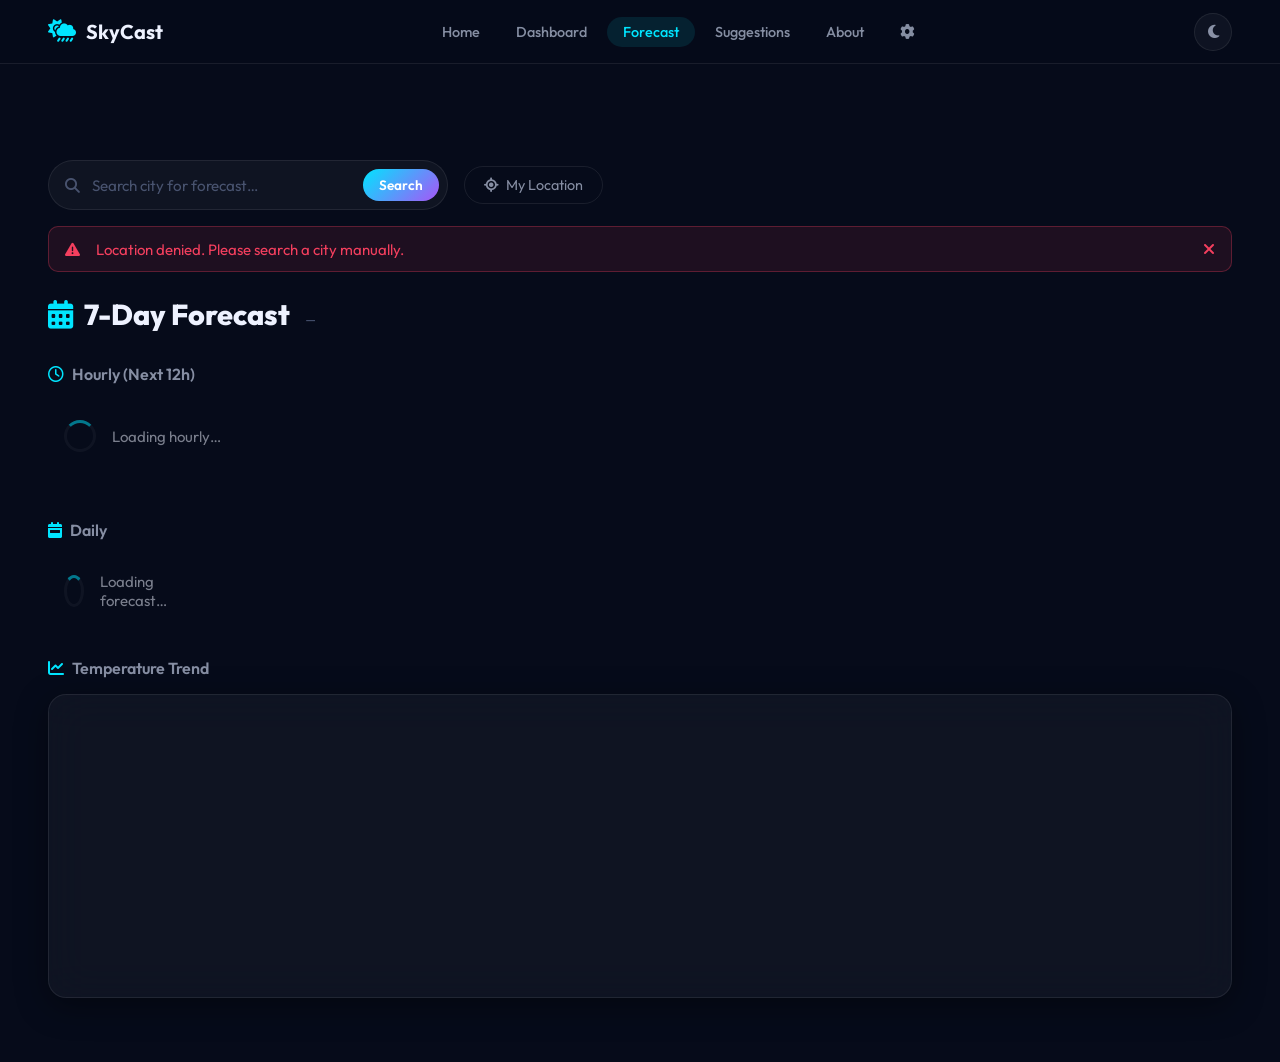
<file: forecast.html>
<!DOCTYPE html>
<html lang="en">
<head>
  <meta charset="UTF-8"/>
  <meta name="viewport" content="width=device-width, initial-scale=1.0"/>
  <title>7-Day Forecast – SkyCast</title>
  <meta name="description" content="7-day weather forecast and hourly breakdown powered by SkyCast and Open-Meteo."/>
  <link rel="stylesheet" href="style.css"/>
  <link rel="stylesheet" href="settings.css"/>
  <link href="https://fonts.googleapis.com/css2?family=Outfit:wght@300;400;600;700;900&family=Space+Mono:wght@400;700&display=swap" rel="stylesheet"/>
  <link rel="stylesheet" href="https://cdnjs.cloudflare.com/ajax/libs/font-awesome/6.5.0/css/all.min.css"/>
</head>
<body id="app-body" class="theme-dark">

  <div class="mobile-nav-overlay" id="mobileOverlay" onclick="closeMobileNav()"></div>
  <div class="mobile-nav-drawer" id="mobileDrawer">
    <button class="drawer-close" onclick="closeMobileNav()"><i class="fa-solid fa-xmark"></i></button>
    <div class="drawer-logo"><i class="fa-solid fa-cloud-sun-rain"></i> Sky<strong>Cast</strong></div>
    <a href="index.html"><i class="fa-solid fa-house"></i> Home</a>
    <a href="dashboard.html"><i class="fa-solid fa-gauge-high"></i> Dashboard</a>
    <a href="forecast.html" class="active"><i class="fa-solid fa-calendar-days"></i> Forecast</a>
    <a href="suggestions.html"><i class="fa-solid fa-brain"></i> Suggestions</a>
    <a href="about.html"><i class="fa-solid fa-circle-info"></i> About</a>
    <a href="settings.html"><i class="fa-solid fa-gear"></i> Settings</a>
  </div>

  <section id="page-forecast" class="page active">
    <nav class="navbar navbar-inner">
      <div class="nav-logo" onclick="window.location.href='index.html'"><i class="fa-solid fa-cloud-sun-rain"></i><span>Sky<strong>Cast</strong></span></div>
      <ul class="nav-links">
        <li><a href="index.html"       class="nav-link">Home</a></li>
        <li><a href="dashboard.html"   class="nav-link">Dashboard</a></li>
        <li><a href="forecast.html"    class="nav-link active-link">Forecast</a></li>
        <li><a href="suggestions.html" class="nav-link">Suggestions</a></li>
        <li><a href="about.html"       class="nav-link">About</a></li>
        <li><a href="settings.html"    class="nav-link"><i class="fa-solid fa-gear"></i></a></li>
      </ul>
      <div class="nav-actions">
        <button class="btn-theme" onclick="toggleTheme()"><i class="fa-solid fa-moon"></i></button>
        <button class="btn-menu"  onclick="openMobileNav()"><i class="fa-solid fa-bars"></i></button>
      </div>
    </nav>

    <div class="page-content">
      <!-- Search bar -->
      <div class="dash-controls" style="margin-bottom:1rem">
        <div class="dash-search-wrap" style="position:relative">
          <i class="fa-solid fa-magnifying-glass"></i>
          <input type="text" id="dashSearchInput" placeholder="Search city for forecast…"
            onkeydown="if(event.key==='Enter') dashSearch()"
            oninput="filterCitySuggestions(this.value)" autocomplete="off"/>
          <button onclick="dashSearch()">Search</button>
          <div class="city-dropdown hidden" id="cityDropdown"></div>
        </div>
        <button class="btn-outline" onclick="getLocation()"><i class="fa-solid fa-location-crosshairs"></i> My Location</button>
      </div>

      <div class="error-banner hidden" id="errorBanner">
        <i class="fa-solid fa-triangle-exclamation"></i>
        <span id="errorMsg">Something went wrong.</span>
        <button onclick="document.getElementById('errorBanner').classList.add('hidden')"><i class="fa-solid fa-xmark"></i></button>
      </div>
      <div class="loading-overlay hidden" id="loadingOverlay">
        <div class="loader-ring"></div><p>Fetching forecast data…</p>
      </div>

      <div class="section-header">
        <h2><i class="fa-solid fa-calendar-days"></i> 7-Day Forecast</h2>
        <p class="section-city" id="forecastCityLabel">—</p>
      </div>

      <!-- Hourly Strip -->
      <h3 class="sub-heading" data-setting="showHourly"><i class="fa-regular fa-clock"></i> Hourly (Next 12h)</h3>
      <div class="hourly-scroll-wrap" data-setting="showHourly">
        <div class="hourly-scroll" id="hourlyScroll">
          <div style="display:flex;align-items:center;gap:1rem;padding:1rem;opacity:0.5"><div class="spinner"></div> Loading hourly…</div>
        </div>
      </div>

      <!-- Daily Grid -->
      <h3 class="sub-heading"><i class="fa-solid fa-calendar-week"></i> Daily</h3>
      <div class="forecast-grid" id="forecastGrid">
        <div style="display:flex;align-items:center;gap:1rem;padding:1rem;opacity:0.5"><div class="spinner"></div> Loading forecast…</div>
      </div>

      <!-- Temp Chart -->
      <h3 class="sub-heading"><i class="fa-solid fa-chart-line"></i> Temperature Trend</h3>
      <div class="chart-wrap glass-card">
        <canvas id="tempChart"></canvas>
      </div>
    </div>
  </section>

  <script src="shared.js"></script>
  <script src="forecast.js"></script>
</body>
</html>
</file>
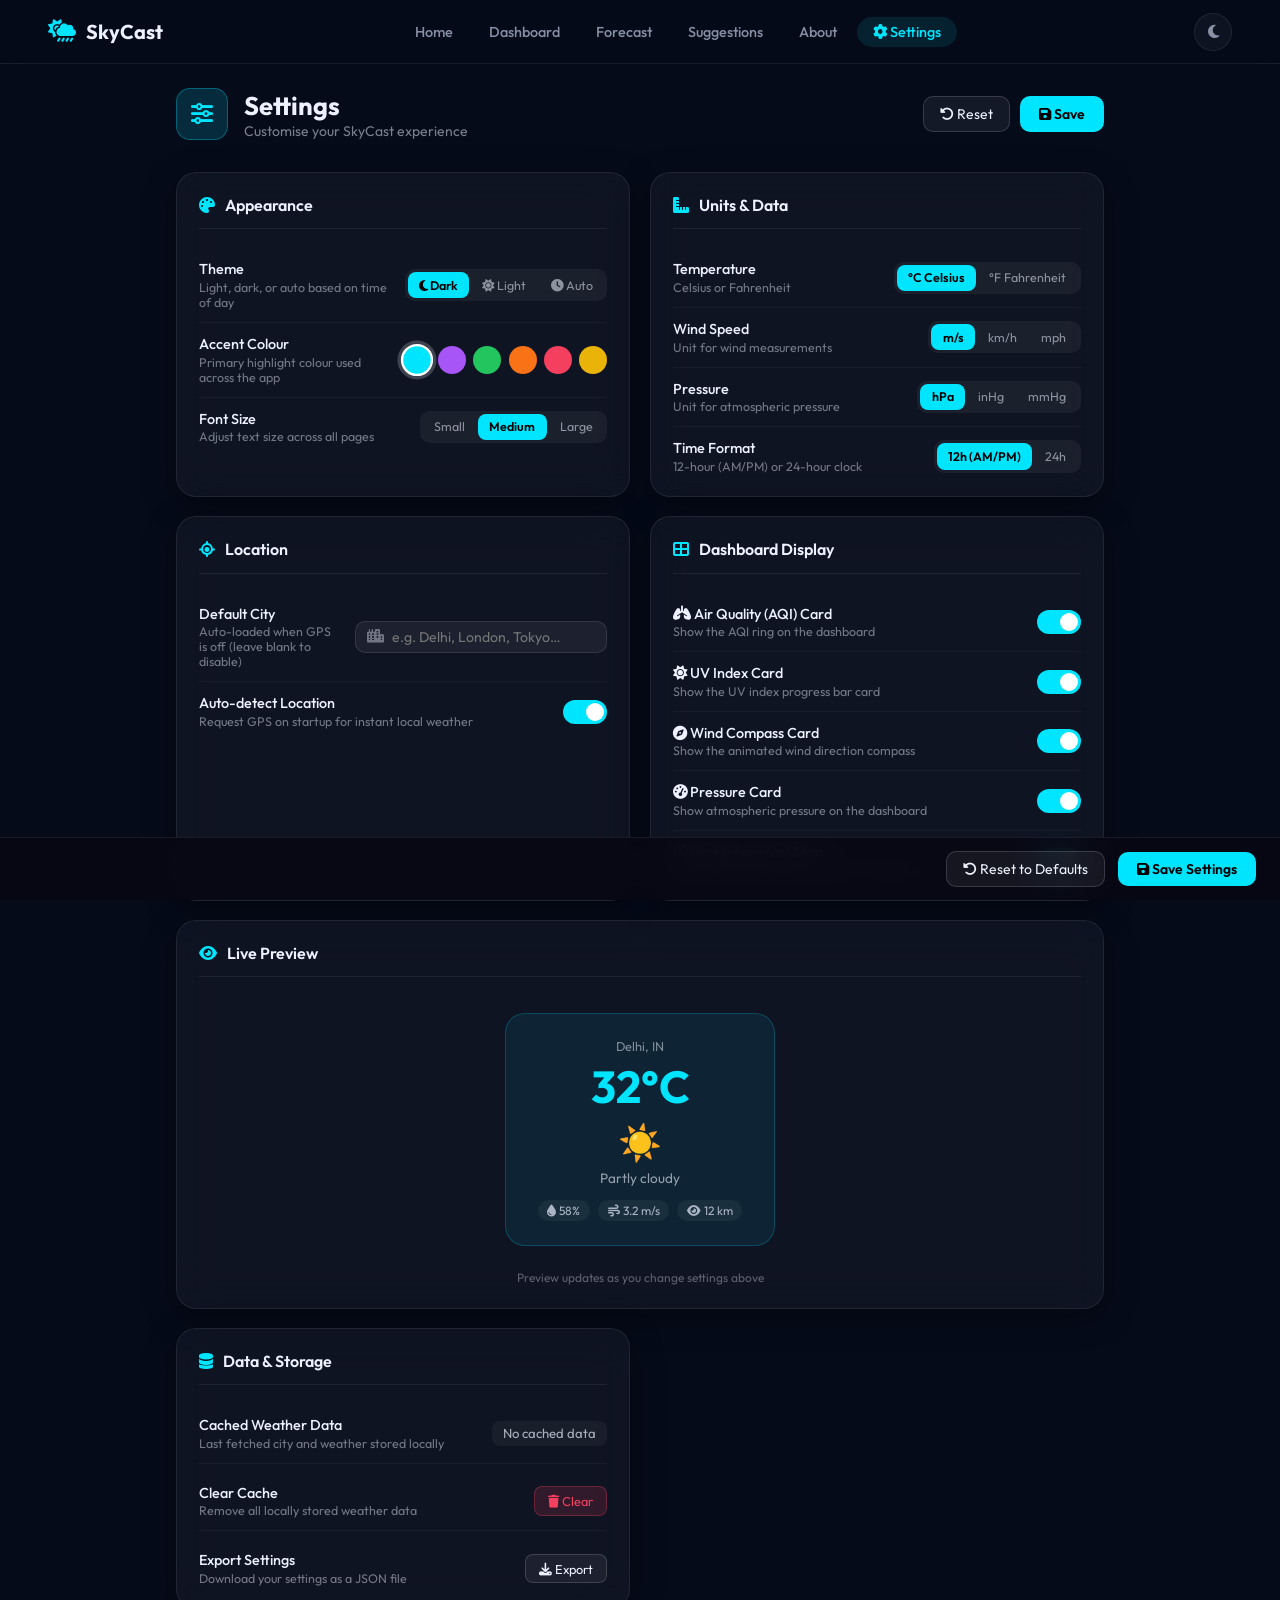
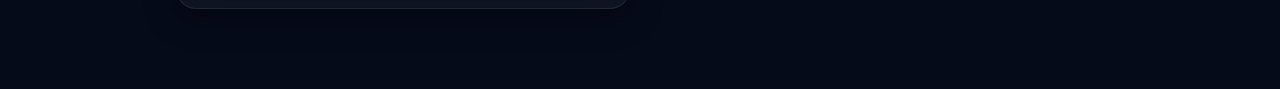
<file: settings.html>
<!DOCTYPE html>
<html lang="en">
<head>
  <meta charset="UTF-8"/>
  <meta name="viewport" content="width=device-width, initial-scale=1.0"/>
  <title>Settings – SkyCast</title>
  <meta name="description" content="Customise SkyCast — theme, units, accent colour, default city and more."/>
  <link rel="stylesheet" href="style.css"/>
  <link rel="stylesheet" href="settings.css"/>
  <link href="https://fonts.googleapis.com/css2?family=Outfit:wght@300;400;600;700;900&family=Space+Mono:wght@400;700&display=swap" rel="stylesheet"/>
  <link rel="stylesheet" href="https://cdnjs.cloudflare.com/ajax/libs/font-awesome/6.5.0/css/all.min.css"/>
</head>
<body id="app-body" class="theme-dark">

  <div class="mobile-nav-overlay" id="mobileOverlay" onclick="closeMobileNav()"></div>
  <div class="mobile-nav-drawer" id="mobileDrawer">
    <button class="drawer-close" onclick="closeMobileNav()"><i class="fa-solid fa-xmark"></i></button>
    <div class="drawer-logo"><i class="fa-solid fa-cloud-sun-rain"></i> Sky<strong>Cast</strong></div>
    <a href="index.html"><i class="fa-solid fa-house"></i> Home</a>
    <a href="dashboard.html"><i class="fa-solid fa-gauge-high"></i> Dashboard</a>
    <a href="forecast.html"><i class="fa-solid fa-calendar-days"></i> Forecast</a>
    <a href="suggestions.html"><i class="fa-solid fa-brain"></i> Suggestions</a>
    <a href="about.html"><i class="fa-solid fa-circle-info"></i> About</a>
    <a href="settings.html" class="active"><i class="fa-solid fa-gear"></i> Settings</a>
  </div>

  <section id="page-settings" class="page active">
    <nav class="navbar navbar-inner">
      <div class="nav-logo" onclick="window.location.href='index.html'"><i class="fa-solid fa-cloud-sun-rain"></i><span>Sky<strong>Cast</strong></span></div>
      <ul class="nav-links">
        <li><a href="index.html"       class="nav-link">Home</a></li>
        <li><a href="dashboard.html"   class="nav-link">Dashboard</a></li>
        <li><a href="forecast.html"    class="nav-link">Forecast</a></li>
        <li><a href="suggestions.html" class="nav-link">Suggestions</a></li>
        <li><a href="about.html"       class="nav-link">About</a></li>
        <li><a href="settings.html"    class="nav-link active-link"><i class="fa-solid fa-gear"></i> Settings</a></li>
      </ul>
      <div class="nav-actions">
        <button class="btn-theme" onclick="toggleTheme()"><i class="fa-solid fa-moon"></i></button>
        <button class="btn-menu"  onclick="openMobileNav()"><i class="fa-solid fa-bars"></i></button>
      </div>
    </nav>

    <div class="page-content settings-page">

      <!-- Header -->
      <div class="settings-header">
        <div class="settings-header-icon"><i class="fa-solid fa-sliders"></i></div>
        <div>
          <h1>Settings</h1>
          <p>Customise your SkyCast experience</p>
        </div>
        <div class="settings-header-actions">
          <button class="btn-settings-reset" id="btnReset" onclick="resetSettings()">
            <i class="fa-solid fa-rotate-left"></i> Reset
          </button>
          <button class="btn-settings-save" id="btnSave" onclick="saveAllSettings()">
            <i class="fa-solid fa-floppy-disk"></i> Save
          </button>
        </div>
      </div>

      <!-- Save Toast -->
      <div class="save-toast hidden" id="saveToast">
        <i class="fa-solid fa-circle-check"></i> Settings saved!
      </div>

      <div class="settings-grid">

        <!-- ── APPEARANCE ─────────────────────────────────── -->
        <div class="settings-card glass-card">
          <div class="settings-card-header">
            <i class="fa-solid fa-palette"></i>
            <h2>Appearance</h2>
          </div>

          <!-- Theme -->
          <div class="setting-row">
            <div class="setting-label">
              <span class="setting-title">Theme</span>
              <span class="setting-desc">Light, dark, or auto based on time of day</span>
            </div>
            <div class="seg-control" id="themeControl">
              <button data-val="dark"  onclick="selectSeg('themeControl','dark')"><i class="fa-solid fa-moon"></i> Dark</button>
              <button data-val="light" onclick="selectSeg('themeControl','light')"><i class="fa-solid fa-sun"></i> Light</button>
              <button data-val="auto"  onclick="selectSeg('themeControl','auto')"><i class="fa-solid fa-clock"></i> Auto</button>
            </div>
          </div>

          <!-- Accent Colour -->
          <div class="setting-row">
            <div class="setting-label">
              <span class="setting-title">Accent Colour</span>
              <span class="setting-desc">Primary highlight colour used across the app</span>
            </div>
            <div class="color-swatches" id="accentControl">
              <button class="swatch swatch-cyan"   data-val="cyan"   onclick="selectSwatch('cyan')"   title="Cyan"></button>
              <button class="swatch swatch-purple" data-val="purple" onclick="selectSwatch('purple')" title="Purple"></button>
              <button class="swatch swatch-green"  data-val="green"  onclick="selectSwatch('green')"  title="Green"></button>
              <button class="swatch swatch-orange" data-val="orange" onclick="selectSwatch('orange')" title="Orange"></button>
              <button class="swatch swatch-rose"   data-val="rose"   onclick="selectSwatch('rose')"   title="Rose"></button>
              <button class="swatch swatch-gold"   data-val="gold"   onclick="selectSwatch('gold')"   title="Gold"></button>
            </div>
          </div>

          <!-- Font Size -->
          <div class="setting-row">
            <div class="setting-label">
              <span class="setting-title">Font Size</span>
              <span class="setting-desc">Adjust text size across all pages</span>
            </div>
            <div class="seg-control" id="fontControl">
              <button data-val="small"  onclick="selectSeg('fontControl','small')">Small</button>
              <button data-val="medium" onclick="selectSeg('fontControl','medium')">Medium</button>
              <button data-val="large"  onclick="selectSeg('fontControl','large')">Large</button>
            </div>
          </div>
        </div>

        <!-- ── UNITS & DATA ────────────────────────────────── -->
        <div class="settings-card glass-card">
          <div class="settings-card-header">
            <i class="fa-solid fa-ruler-combined"></i>
            <h2>Units &amp; Data</h2>
          </div>

          <!-- Temperature -->
          <div class="setting-row">
            <div class="setting-label">
              <span class="setting-title">Temperature</span>
              <span class="setting-desc">Celsius or Fahrenheit</span>
            </div>
            <div class="seg-control" id="tempControl">
              <button data-val="C" onclick="selectSeg('tempControl','C')">°C Celsius</button>
              <button data-val="F" onclick="selectSeg('tempControl','F')">°F Fahrenheit</button>
            </div>
          </div>

          <!-- Wind Speed -->
          <div class="setting-row">
            <div class="setting-label">
              <span class="setting-title">Wind Speed</span>
              <span class="setting-desc">Unit for wind measurements</span>
            </div>
            <div class="seg-control" id="windControl">
              <button data-val="ms"  onclick="selectSeg('windControl','ms')">m/s</button>
              <button data-val="kmh" onclick="selectSeg('windControl','kmh')">km/h</button>
              <button data-val="mph" onclick="selectSeg('windControl','mph')">mph</button>
            </div>
          </div>

          <!-- Pressure -->
          <div class="setting-row">
            <div class="setting-label">
              <span class="setting-title">Pressure</span>
              <span class="setting-desc">Unit for atmospheric pressure</span>
            </div>
            <div class="seg-control" id="pressControl">
              <button data-val="hpa"  onclick="selectSeg('pressControl','hpa')">hPa</button>
              <button data-val="inhg" onclick="selectSeg('pressControl','inhg')">inHg</button>
              <button data-val="mmhg" onclick="selectSeg('pressControl','mmhg')">mmHg</button>
            </div>
          </div>

          <!-- Time Format -->
          <div class="setting-row">
            <div class="setting-label">
              <span class="setting-title">Time Format</span>
              <span class="setting-desc">12-hour (AM/PM) or 24-hour clock</span>
            </div>
            <div class="seg-control" id="timeControl">
              <button data-val="12h" onclick="selectSeg('timeControl','12h')">12h (AM/PM)</button>
              <button data-val="24h" onclick="selectSeg('timeControl','24h')">24h</button>
            </div>
          </div>
        </div>

        <!-- ── LOCATION ────────────────────────────────────── -->
        <div class="settings-card glass-card">
          <div class="settings-card-header">
            <i class="fa-solid fa-location-crosshairs"></i>
            <h2>Location</h2>
          </div>

          <!-- Default City -->
          <div class="setting-row">
            <div class="setting-label">
              <span class="setting-title">Default City</span>
              <span class="setting-desc">Auto-loaded when GPS is off (leave blank to disable)</span>
            </div>
            <div class="setting-input-wrap">
              <i class="fa-solid fa-city"></i>
              <input type="text" id="defaultCityInput" placeholder="e.g. Delhi, London, Tokyo…" autocomplete="off"/>
            </div>
          </div>

          <!-- Auto-detect -->
          <div class="setting-row">
            <div class="setting-label">
              <span class="setting-title">Auto-detect Location</span>
              <span class="setting-desc">Request GPS on startup for instant local weather</span>
            </div>
            <label class="toggle-switch">
              <input type="checkbox" id="autoDetectToggle"/>
              <span class="toggle-slider"></span>
            </label>
          </div>
        </div>

        <!-- ── DASHBOARD DISPLAY ───────────────────────────── -->
        <div class="settings-card glass-card">
          <div class="settings-card-header">
            <i class="fa-solid fa-table-cells-large"></i>
            <h2>Dashboard Display</h2>
          </div>

          <div class="setting-row">
            <div class="setting-label">
              <span class="setting-title"><i class="fa-solid fa-lungs"></i> Air Quality (AQI) Card</span>
              <span class="setting-desc">Show the AQI ring on the dashboard</span>
            </div>
            <label class="toggle-switch">
              <input type="checkbox" id="showAQIToggle"/>
              <span class="toggle-slider"></span>
            </label>
          </div>

          <div class="setting-row">
            <div class="setting-label">
              <span class="setting-title"><i class="fa-solid fa-sun"></i> UV Index Card</span>
              <span class="setting-desc">Show the UV index progress bar card</span>
            </div>
            <label class="toggle-switch">
              <input type="checkbox" id="showUVToggle"/>
              <span class="toggle-slider"></span>
            </label>
          </div>

          <div class="setting-row">
            <div class="setting-label">
              <span class="setting-title"><i class="fa-solid fa-compass"></i> Wind Compass Card</span>
              <span class="setting-desc">Show the animated wind direction compass</span>
            </div>
            <label class="toggle-switch">
              <input type="checkbox" id="showCompassToggle"/>
              <span class="toggle-slider"></span>
            </label>
          </div>

          <div class="setting-row">
            <div class="setting-label">
              <span class="setting-title"><i class="fa-solid fa-gauge-high"></i> Pressure Card</span>
              <span class="setting-desc">Show atmospheric pressure on the dashboard</span>
            </div>
            <label class="toggle-switch">
              <input type="checkbox" id="showPressureToggle"/>
              <span class="toggle-slider"></span>
            </label>
          </div>

          <div class="setting-row">
            <div class="setting-label">
              <span class="setting-title"><i class="fa-regular fa-clock"></i> Hourly Forecast Strip</span>
              <span class="setting-desc">Show the next 12 hours on the Forecast page</span>
            </div>
            <label class="toggle-switch">
              <input type="checkbox" id="showHourlyToggle"/>
              <span class="toggle-slider"></span>
            </label>
          </div>
        </div>

        <!-- ── LIVE PREVIEW ───────────────────────────────── -->
        <div class="settings-card glass-card settings-preview-card">
          <div class="settings-card-header">
            <i class="fa-solid fa-eye"></i>
            <h2>Live Preview</h2>
          </div>
          <div class="preview-box" id="previewBox">
            <div class="preview-weather-card">
              <div class="preview-city" id="previewCity">Delhi, IN</div>
              <div class="preview-temp" id="previewTemp">32°C</div>
              <div class="preview-emoji">☀️</div>
              <div class="preview-desc">Partly cloudy</div>
              <div class="preview-pills">
                <span><i class="fa-solid fa-droplet"></i> 58%</span>
                <span><i class="fa-solid fa-wind"></i> 3.2 m/s</span>
                <span><i class="fa-solid fa-eye"></i> 12 km</span>
              </div>
            </div>
          </div>
          <p class="preview-note">Preview updates as you change settings above</p>
        </div>

        <!-- ── ABOUT / DATA ───────────────────────────────── -->
        <div class="settings-card glass-card">
          <div class="settings-card-header">
            <i class="fa-solid fa-database"></i>
            <h2>Data &amp; Storage</h2>
          </div>

          <div class="setting-row">
            <div class="setting-label">
              <span class="setting-title">Cached Weather Data</span>
              <span class="setting-desc">Last fetched city and weather stored locally</span>
            </div>
            <div class="cache-info" id="cacheInfo">Checking…</div>
          </div>

          <div class="setting-row" style="margin-top:.5rem">
            <div class="setting-label">
              <span class="setting-title">Clear Cache</span>
              <span class="setting-desc">Remove all locally stored weather data</span>
            </div>
            <button class="btn-danger-sm" onclick="clearCache()">
              <i class="fa-solid fa-trash"></i> Clear
            </button>
          </div>

          <div class="setting-row" style="margin-top:.5rem">
            <div class="setting-label">
              <span class="setting-title">Export Settings</span>
              <span class="setting-desc">Download your settings as a JSON file</span>
            </div>
            <button class="btn-outline-sm" onclick="exportSettings()">
              <i class="fa-solid fa-download"></i> Export
            </button>
          </div>
        </div>

      </div><!-- /settings-grid -->

      <!-- Bottom Save Bar -->
      <div class="settings-bottom-bar">
        <span class="unsaved-label hidden" id="unsavedLabel"><i class="fa-solid fa-circle-exclamation"></i> You have unsaved changes</span>
        <button class="btn-settings-reset" onclick="resetSettings()"><i class="fa-solid fa-rotate-left"></i> Reset to Defaults</button>
        <button class="btn-settings-save"  onclick="saveAllSettings()"><i class="fa-solid fa-floppy-disk"></i> Save Settings</button>
      </div>

    </div><!-- /page-content -->
  </section>

  <script src="shared.js"></script>
  <script src="settings.js"></script>
</body>
</html>
</file>
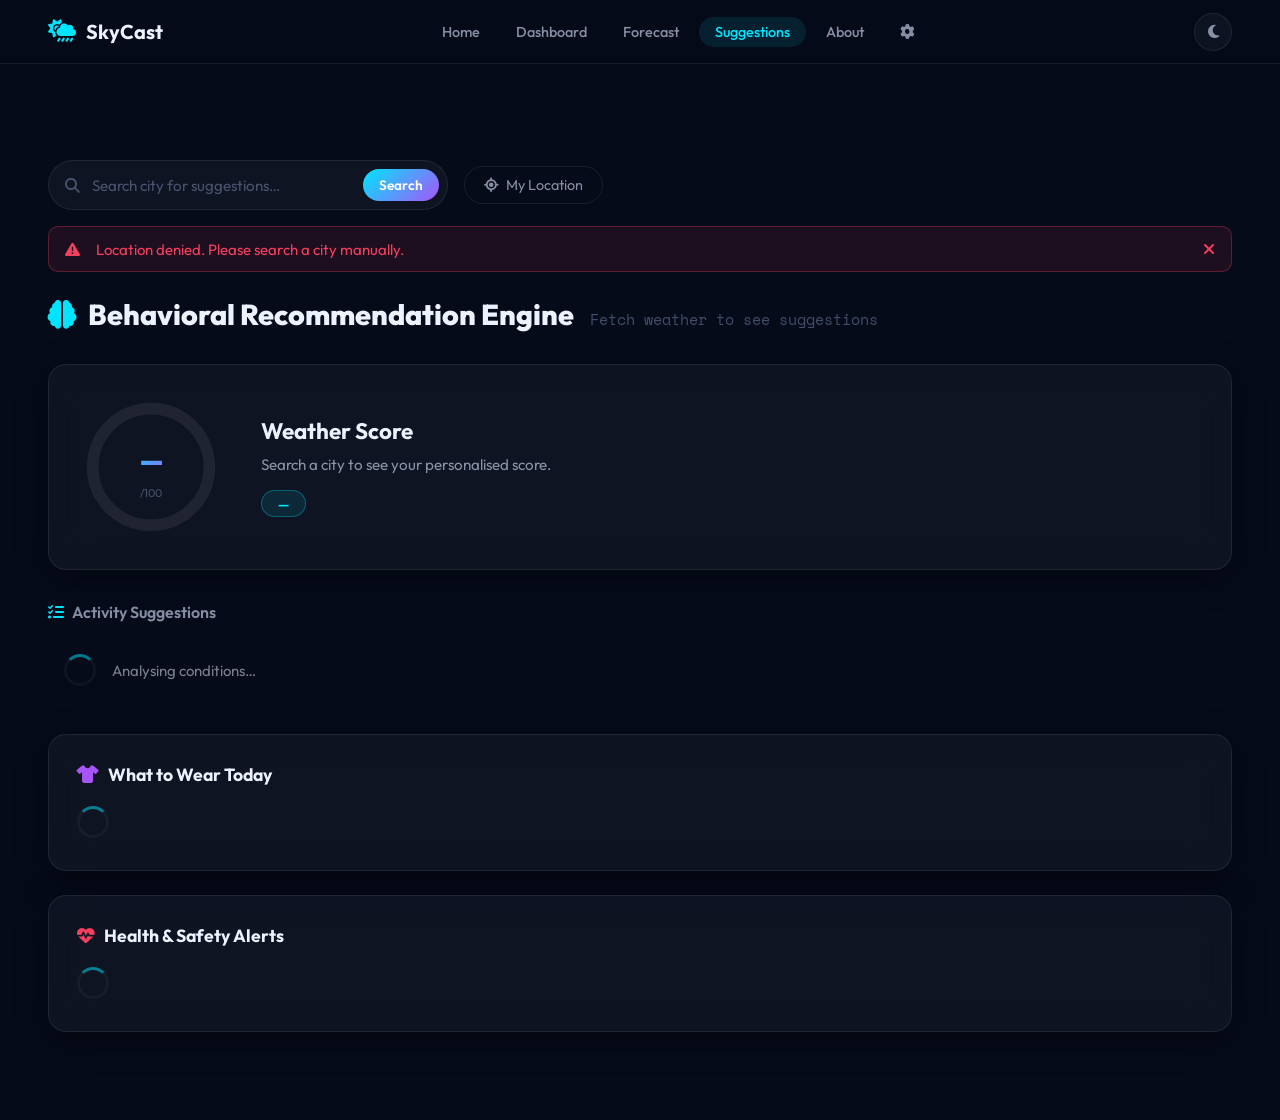
<file: suggestions.html>
<!DOCTYPE html>
<html lang="en">
<head>
  <meta charset="UTF-8"/>
  <meta name="viewport" content="width=device-width, initial-scale=1.0"/>
  <title>Suggestions – SkyCast</title>
  <meta name="description" content="AI-powered behavioral suggestions based on real-time weather conditions."/>
  <link rel="stylesheet" href="style.css"/>
  <link rel="stylesheet" href="settings.css"/>
  <link href="https://fonts.googleapis.com/css2?family=Outfit:wght@300;400;600;700;900&family=Space+Mono:wght@400;700&display=swap" rel="stylesheet"/>
  <link rel="stylesheet" href="https://cdnjs.cloudflare.com/ajax/libs/font-awesome/6.5.0/css/all.min.css"/>
</head>
<body id="app-body" class="theme-dark">

  <div class="mobile-nav-overlay" id="mobileOverlay" onclick="closeMobileNav()"></div>
  <div class="mobile-nav-drawer" id="mobileDrawer">
    <button class="drawer-close" onclick="closeMobileNav()"><i class="fa-solid fa-xmark"></i></button>
    <div class="drawer-logo"><i class="fa-solid fa-cloud-sun-rain"></i> Sky<strong>Cast</strong></div>
    <a href="index.html"><i class="fa-solid fa-house"></i> Home</a>
    <a href="dashboard.html"><i class="fa-solid fa-gauge-high"></i> Dashboard</a>
    <a href="forecast.html"><i class="fa-solid fa-calendar-days"></i> Forecast</a>
    <a href="suggestions.html" class="active"><i class="fa-solid fa-brain"></i> Suggestions</a>
    <a href="about.html"><i class="fa-solid fa-circle-info"></i> About</a>
    <a href="settings.html"><i class="fa-solid fa-gear"></i> Settings</a>
  </div>

  <section id="page-recommend" class="page active">
    <nav class="navbar navbar-inner">
      <div class="nav-logo" onclick="window.location.href='index.html'"><i class="fa-solid fa-cloud-sun-rain"></i><span>Sky<strong>Cast</strong></span></div>
      <ul class="nav-links">
        <li><a href="index.html"       class="nav-link">Home</a></li>
        <li><a href="dashboard.html"   class="nav-link">Dashboard</a></li>
        <li><a href="forecast.html"    class="nav-link">Forecast</a></li>
        <li><a href="suggestions.html" class="nav-link active-link">Suggestions</a></li>
        <li><a href="about.html"       class="nav-link">About</a></li>
        <li><a href="settings.html"    class="nav-link"><i class="fa-solid fa-gear"></i></a></li>
      </ul>
      <div class="nav-actions">
        <button class="btn-theme" onclick="toggleTheme()"><i class="fa-solid fa-moon"></i></button>
        <button class="btn-menu"  onclick="openMobileNav()"><i class="fa-solid fa-bars"></i></button>
      </div>
    </nav>

    <div class="page-content">
      <!-- Search bar -->
      <div class="dash-controls" style="margin-bottom:1rem">
        <div class="dash-search-wrap" style="position:relative">
          <i class="fa-solid fa-magnifying-glass"></i>
          <input type="text" id="dashSearchInput" placeholder="Search city for suggestions…"
            onkeydown="if(event.key==='Enter') dashSearch()"
            oninput="filterCitySuggestions(this.value)" autocomplete="off"/>
          <button onclick="dashSearch()">Search</button>
          <div class="city-dropdown hidden" id="cityDropdown"></div>
        </div>
        <button class="btn-outline" onclick="getLocation()"><i class="fa-solid fa-location-crosshairs"></i> My Location</button>
      </div>

      <div class="error-banner hidden" id="errorBanner">
        <i class="fa-solid fa-triangle-exclamation"></i>
        <span id="errorMsg">Something went wrong.</span>
        <button onclick="document.getElementById('errorBanner').classList.add('hidden')"><i class="fa-solid fa-xmark"></i></button>
      </div>
      <div class="loading-overlay hidden" id="loadingOverlay">
        <div class="loader-ring"></div><p>Analysing conditions…</p>
      </div>

      <div class="section-header">
        <h2><i class="fa-solid fa-brain"></i> Behavioral Recommendation Engine</h2>
        <p class="section-city" id="recCityLabel">Fetch weather to see suggestions</p>
      </div>

      <!-- Score Card -->
      <div class="score-card glass-card">
        <div class="score-ring-wrap">
          <svg viewBox="0 0 120 120" class="score-svg">
            <circle cx="60" cy="60" r="50" fill="none" stroke="rgba(255,255,255,0.07)" stroke-width="10"/>
            <circle cx="60" cy="60" r="50" fill="none" stroke="url(#sg)" stroke-width="10"
              stroke-dasharray="314" stroke-dashoffset="314" stroke-linecap="round"
              id="scoreCircle" transform="rotate(-90 60 60)"/>
            <defs>
              <linearGradient id="sg" x1="0%" y1="0%" x2="100%" y2="0%">
                <stop offset="0%"   style="stop-color:#00e5ff"/>
                <stop offset="100%" style="stop-color:#a855f7"/>
              </linearGradient>
            </defs>
          </svg>
          <div class="score-inner">
            <div class="score-num" id="scoreNum">—</div>
            <div class="score-denom">/100</div>
          </div>
        </div>
        <div class="score-text-wrap">
          <h3 id="scoreTitle">Weather Score</h3>
          <p  id="scoreDesc">Search a city to see your personalised score.</p>
          <div class="score-badge" id="scoreBadge">—</div>
        </div>
      </div>

      <!-- Activity Suggestions -->
      <h3 class="sub-heading"><i class="fa-solid fa-list-check"></i> Activity Suggestions</h3>
      <div class="rec-grid" id="recGrid">
        <div style="display:flex;align-items:center;gap:1rem;padding:1rem;opacity:0.5"><div class="spinner"></div> Analysing conditions…</div>
      </div>

      <!-- What to Wear -->
      <div class="wear-card glass-card">
        <h3><i class="fa-solid fa-shirt"></i> What to Wear Today</h3>
        <div class="wear-grid" id="wearItems"><div style="opacity:0.5"><div class="spinner"></div></div></div>
      </div>

      <!-- Health Alerts -->
      <div class="health-card glass-card">
        <h3><i class="fa-solid fa-heart-pulse"></i> Health &amp; Safety Alerts</h3>
        <div id="alertsList"><div style="opacity:0.5"><div class="spinner"></div></div></div>
      </div>
    </div>
  </section>

  <script src="shared.js"></script>
  <script src="suggestions.js"></script>
</body>
</html>
</file>
<file: style.css>
/* ═══════════════════════════════════════════════════
   SKYCAST — style.css
   Professional, modern, responsive weather dashboard
═══════════════════════════════════════════════════ */

/* ── CSS Variables ─────────────────────────────── */
:root {
  /* Dark theme (default) */
  --bg-primary: #060b1a;
  --bg-secondary: #0d1530;
  --bg-card: rgba(255,255,255,0.04);
  --bg-card-hover: rgba(255,255,255,0.07);
  --border-color: rgba(255,255,255,0.08);
  --text-primary: #eef2ff;
  --text-secondary: rgba(220,230,255,0.6);
  --text-muted: rgba(180,200,255,0.35);
  --accent-1: #00e5ff;
  --accent-2: #a855f7;
  --accent-gradient: linear-gradient(135deg, #00e5ff 0%, #a855f7 100%);
  --accent-glow: rgba(0,229,255,0.15);
  --danger: #f43f5e;
  --success: #22c55e;
  --warn: #f59e0b;
  --card-shadow: 0 8px 32px rgba(0,0,0,0.4);
  --nav-height: 64px;
  --radius-sm: 10px;
  --radius-md: 18px;
  --radius-lg: 28px;
}

/* Light theme overrides */
body.theme-light {
  --bg-primary: #e8edf7;
  --bg-secondary: #dce3f0;
  --bg-card: rgba(255,255,255,0.65);
  --bg-card-hover: rgba(255,255,255,0.85);
  --border-color: rgba(0,40,120,0.1);
  --text-primary: #0d1530;
  --text-secondary: rgba(10,30,80,0.65);
  --text-muted: rgba(10,30,80,0.35);
  --accent-glow: rgba(0,100,200,0.1);
  --card-shadow: 0 8px 32px rgba(0,0,0,0.1);
}

/* ── Base Reset ──────────────────────────────────── */
*, *::before, *::after { box-sizing: border-box; margin: 0; padding: 0; }
html { scroll-behavior: smooth; }

body {
  font-family: 'Outfit', sans-serif;
  background: var(--bg-primary);
  color: var(--text-primary);
  min-height: 100vh;
  overflow-x: hidden;
  transition: background 0.4s, color 0.4s;
}

a { text-decoration: none; color: inherit; }
ul { list-style: none; }
button { cursor: pointer; font-family: inherit; border: none; outline: none; }
input { font-family: inherit; outline: none; border: none; }

/* ── Utility Classes ─────────────────────────────── */
.hidden { display: none !important; }
.gradient-text {
  background: var(--accent-gradient);
  -webkit-background-clip: text;
  -webkit-text-fill-color: transparent;
  background-clip: text;
}

/* ── Glass Card ──────────────────────────────────── */
.glass-card {
  background: var(--bg-card);
  border: 1px solid var(--border-color);
  backdrop-filter: blur(20px);
  -webkit-backdrop-filter: blur(20px);
  border-radius: var(--radius-md);
  box-shadow: var(--card-shadow);
  transition: background 0.3s, box-shadow 0.3s, transform 0.25s;
}
.glass-card:hover {
  background: var(--bg-card-hover);
  box-shadow: 0 12px 40px rgba(0,0,0,0.5), 0 0 0 1px var(--accent-1) inset;
}

/* ── Spinner ─────────────────────────────────────── */
.spinner {
  width: 32px; height: 32px;
  border: 3px solid var(--border-color);
  border-top-color: var(--accent-1);
  border-radius: 50%;
  animation: spin 0.8s linear infinite;
  display: inline-block;
}
@keyframes spin { to { transform: rotate(360deg); } }

/* ── Loading Overlay ─────────────────────────────── */
.loading-overlay {
  position: absolute;
  inset: 0; z-index: 10;
  background: rgba(6,11,26,0.85);
  display: flex; flex-direction: column;
  align-items: center; justify-content: center;
  gap: 1rem; border-radius: var(--radius-md);
  backdrop-filter: blur(8px);
}
.loader-ring {
  width: 60px; height: 60px;
  border: 4px solid var(--border-color);
  border-top-color: var(--accent-1);
  border-right-color: var(--accent-2);
  border-radius: 50%;
  animation: spin 1s linear infinite;
}

/* ── Bounce Animation ────────────────────────────── */
@keyframes bounce {
  0%,100% { transform: translateY(0); }
  50% { transform: translateY(-8px); }
}
.bounce { animation: bounce 1.5s ease-in-out infinite; }

/* ══════════════════════════════════════════════════
   MOBILE NAV DRAWER
══════════════════════════════════════════════════ */
.mobile-nav-overlay {
  position: fixed; inset: 0; z-index: 900;
  background: rgba(0,0,0,0.6);
  backdrop-filter: blur(4px);
  opacity: 0; pointer-events: none;
  transition: opacity 0.3s;
}
.mobile-nav-overlay.open { opacity: 1; pointer-events: auto; }

.mobile-nav-drawer {
  position: fixed;
  top: 0; right: 0; bottom: 0;
  width: min(320px, 85vw);
  z-index: 901;
  background: var(--bg-secondary);
  border-left: 1px solid var(--border-color);
  padding: 2rem 1.5rem;
  display: flex; flex-direction: column; gap: 0.75rem;
  transform: translateX(100%);
  transition: transform 0.35s cubic-bezier(0.4,0,0.2,1);
}
.mobile-nav-drawer.open { transform: translateX(0); }

.drawer-close {
  background: none; color: var(--text-secondary);
  font-size: 1.3rem; align-self: flex-end;
  padding: 0.4rem; margin-bottom: 0.5rem;
  transition: color 0.2s;
}
.drawer-close:hover { color: var(--accent-1); }
.drawer-logo {
  font-size: 1.4rem; font-weight: 700;
  color: var(--text-primary); margin-bottom: 1rem;
}
.mobile-nav-drawer a {
  display: flex; align-items: center; gap: 0.75rem;
  padding: 0.85rem 1rem; border-radius: var(--radius-sm);
  color: var(--text-secondary); font-size: 1rem;
  font-weight: 500; transition: all 0.2s;
}
.mobile-nav-drawer a:hover {
  background: var(--bg-card); color: var(--accent-1);
}

/* ══════════════════════════════════════════════════
   NAVBAR
══════════════════════════════════════════════════ */
.navbar {
  position: absolute; top: 0; left: 0; right: 0;
  z-index: 100;
  display: flex; align-items: center; justify-content: space-between;
  padding: 0 clamp(1.5rem, 5vw, 3rem);
  height: var(--nav-height);
  border-bottom: 1px solid var(--border-color);
  backdrop-filter: blur(12px);
  -webkit-backdrop-filter: blur(12px);
}
.navbar-inner {
  position: sticky; top: 0;
  background: rgba(6,11,26,0.75);
}
body.theme-light .navbar-inner {
  background: rgba(220,227,240,0.75);
}

.nav-logo {
  display: flex; align-items: center; gap: 0.6rem;
  font-size: 1.25rem; font-weight: 700; cursor: pointer;
  color: var(--text-primary);
}
.nav-logo i { color: var(--accent-1); font-size: 1.4rem; }

.nav-links {
  display: flex; align-items: center; gap: 0.25rem;
}
.nav-link {
  padding: 0.4rem 1rem; border-radius: 999px;
  font-size: 0.9rem; font-weight: 500;
  color: var(--text-secondary);
  transition: all 0.2s;
}
.nav-link:hover { color: var(--text-primary); background: var(--bg-card); }
.nav-link.active-link {
  color: var(--accent-1);
  background: rgba(0,229,255,0.1);
}

.nav-actions { display: flex; align-items: center; gap: 0.75rem; }

.btn-theme {
  width: 38px; height: 38px;
  border-radius: 50%; background: var(--bg-card);
  border: 1px solid var(--border-color);
  color: var(--text-secondary); font-size: 0.95rem;
  display: flex; align-items: center; justify-content: center;
  transition: all 0.25s;
}
.btn-theme:hover { color: var(--accent-1); border-color: var(--accent-1); }

.btn-menu {
  width: 38px; height: 38px;
  border-radius: var(--radius-sm); background: var(--bg-card);
  border: 1px solid var(--border-color);
  color: var(--text-secondary); font-size: 1rem;
  display: none; align-items: center; justify-content: center;
  transition: all 0.2s;
}
.btn-menu:hover { color: var(--accent-1); }

/* ══════════════════════════════════════════════════
   PAGE SYSTEM
══════════════════════════════════════════════════ */
.page {
  min-height: 100vh;
  position: relative;
  display: none;
  flex-direction: column;
  background: var(--bg-primary);
}
.page.active { display: flex; }

.page-content {
  padding: calc(var(--nav-height) + 2rem) clamp(1.5rem, 5vw, 3rem) 4rem;
  max-width: 1400px;
  margin: 0 auto;
  width: 100%;
  flex: 1;
  position: relative;
}

/* ══════════════════════════════════════════════════
   PAGE 1 — HERO
══════════════════════════════════════════════════ */
#page-hero { overflow: hidden; }

/* Background orbs */
.bg-canvas { position: absolute; inset: 0; overflow: hidden; pointer-events: none; }
.bg-orb {
  position: absolute; border-radius: 50%;
  filter: blur(80px); opacity: 0.35;
  animation: orbFloat 8s ease-in-out infinite alternate;
}
.orb1 {
  width: 600px; height: 600px;
  background: radial-gradient(circle, #0056ff 0%, transparent 70%);
  top: -200px; left: -200px;
}
.orb2 {
  width: 500px; height: 500px;
  background: radial-gradient(circle, #7c3aed 0%, transparent 70%);
  top: 100px; right: -150px;
  animation-delay: -3s;
}
.orb3 {
  width: 400px; height: 400px;
  background: radial-gradient(circle, #0891b2 0%, transparent 70%);
  bottom: -150px; left: 40%;
  animation-delay: -6s;
}
@keyframes orbFloat {
  from { transform: translate(0,0) scale(1); }
  to { transform: translate(40px,30px) scale(1.1); }
}

/* Rain layer */
.rain-layer {
  position: absolute; inset: 0;
  background-image: repeating-linear-gradient(
    to bottom,
    transparent 0px, transparent 4px,
    rgba(100,180,255,0.15) 4px, rgba(100,180,255,0.15) 5px
  );
  background-size: 4px 20px;
  animation: rainFall 0.4s linear infinite;
}
@keyframes rainFall { from { background-position: 0 0; } to { background-position: 0 20px; } }

/* Hero Layout */
.hero-layout {
  flex: 1;
  display: grid;
  grid-template-columns: 1fr 1fr;
  align-items: center;
  gap: 4rem;
  padding: calc(var(--nav-height) + 3rem) clamp(1.5rem, 6vw, 5rem) 4rem;
  position: relative; z-index: 1;
  max-width: 1400px;
  margin: 0 auto;
  width: 100%;
}

.hero-badge {
  display: inline-flex; align-items: center; gap: 0.5rem;
  background: rgba(0,229,255,0.1); border: 1px solid rgba(0,229,255,0.3);
  color: var(--accent-1); border-radius: 999px;
  padding: 0.4rem 1rem; font-size: 0.8rem; font-weight: 600;
  letter-spacing: 0.05em; text-transform: uppercase;
  margin-bottom: 1.5rem; animation: fadeSlideDown 0.8s ease both;
}

.hero-title {
  font-size: clamp(2.5rem, 5vw, 4.5rem);
  font-weight: 900; line-height: 1.1;
  margin-bottom: 1.25rem;
  animation: fadeSlideDown 0.9s ease both 0.1s;
}

.hero-subtitle {
  font-size: 1.05rem; color: var(--text-secondary);
  line-height: 1.7; max-width: 480px;
  margin-bottom: 2rem;
  animation: fadeSlideDown 1s ease both 0.2s;
}

/* Hero Search */
.hero-search {
  display: flex; flex-direction: column; gap: 0.75rem;
  margin-bottom: 2rem;
  animation: fadeSlideDown 1s ease both 0.3s;
}
.search-wrap {
  display: flex; align-items: center;
  background: var(--bg-card);
  border: 1px solid var(--border-color);
  border-radius: var(--radius-lg);
  padding: 0.5rem 0.5rem 0.5rem 1.25rem;
  gap: 0.75rem; max-width: 520px;
  transition: border-color 0.2s, box-shadow 0.2s;
}
.search-wrap:focus-within {
  border-color: var(--accent-1);
  box-shadow: 0 0 0 3px rgba(0,229,255,0.1);
}
.search-icon { color: var(--text-muted); font-size: 0.95rem; flex-shrink: 0; }
.search-wrap input {
  flex: 1; background: none;
  color: var(--text-primary); font-size: 1rem;
  min-width: 0;
}
.search-wrap input::placeholder { color: var(--text-muted); }
.search-wrap button, #heroSearchBtn {
  background: var(--accent-gradient);
  color: #fff; border-radius: 999px;
  padding: 0.55rem 1.25rem; font-size: 0.9rem; font-weight: 600;
  flex-shrink: 0; display: flex; align-items: center; gap: 0.4rem;
  transition: opacity 0.2s, transform 0.15s;
}
.search-wrap button:hover { opacity: 0.9; transform: scale(1.02); }

.btn-locate {
  display: inline-flex; align-items: center; gap: 0.5rem;
  background: var(--bg-card); border: 1px solid var(--border-color);
  color: var(--text-secondary); border-radius: 999px;
  padding: 0.6rem 1.25rem; font-size: 0.9rem; font-weight: 500;
  max-width: max-content; transition: all 0.2s;
}
.btn-locate:hover { border-color: var(--accent-1); color: var(--accent-1); }

/* Hero Stats */
.hero-stats {
  display: flex; flex-wrap: wrap; gap: 0.6rem;
  animation: fadeSlideDown 1s ease both 0.4s;
}
.stat-pill {
  display: flex; align-items: center; gap: 0.4rem;
  background: var(--bg-card); border: 1px solid var(--border-color);
  border-radius: 999px; padding: 0.4rem 0.9rem;
  font-size: 0.8rem; color: var(--text-secondary);
}
.stat-pill i { color: var(--accent-1); }

/* Hero Weather Card */
.hero-right { display: flex; align-items: center; justify-content: center; }
.hero-weather-card {
  width: min(420px, 100%);
  padding: 2rem; position: relative;
  animation: fadeSlideUp 1s ease both 0.5s;
}
.hero-card-loading {
  display: flex; flex-direction: column;
  align-items: center; gap: 1rem;
  padding: 3rem 0; color: var(--text-muted);
}
.hc-top {
  display: flex; justify-content: space-between;
  align-items: flex-start; margin-bottom: 1.5rem;
}
.hc-city { font-size: 1.4rem; font-weight: 700; }
.hc-date { font-size: 0.85rem; color: var(--text-muted); margin-top: 0.2rem; }
.hc-uv-badge {
  background: rgba(255,200,50,0.15);
  border: 1px solid rgba(255,200,50,0.3);
  color: #fcd34d; border-radius: 999px;
  padding: 0.3rem 0.75rem; font-size: 0.78rem; font-weight: 600;
}
.hc-main {
  display: flex; align-items: center; gap: 1.5rem;
  margin-bottom: 0.5rem;
}
.hc-icon { font-size: 3.5rem; }
.hc-temp { font-size: 4rem; font-weight: 900; font-family: 'Space Mono', monospace; }
.hc-desc { font-size: 1rem; color: var(--text-secondary); margin-bottom: 1.25rem; text-transform: capitalize; }
.hc-divider { height: 1px; background: var(--border-color); margin-bottom: 1.25rem; }
.hc-row { display: flex; justify-content: space-between; }
.hc-stat {
  display: flex; flex-direction: column; align-items: center; gap: 0.2rem;
  font-size: 1rem; font-weight: 600;
}
.hc-stat i { color: var(--accent-1); margin-bottom: 0.15rem; }
.hc-stat small { font-size: 0.7rem; color: var(--text-muted); font-weight: 400; }
.hc-quick-rec {
  margin-top: 1rem;
  background: rgba(0,229,255,0.07);
  border: 1px solid rgba(0,229,255,0.15);
  border-radius: var(--radius-sm);
  padding: 0.65rem 1rem;
  font-size: 0.85rem; color: var(--accent-1);
  font-style: italic;
}

/* Scroll Hint */
.scroll-hint {
  position: absolute; bottom: 2rem; left: 50%;
  transform: translateX(-50%);
  display: flex; flex-direction: column;
  align-items: center; gap: 0.4rem;
  color: var(--text-muted); font-size: 0.8rem;
  cursor: pointer; transition: color 0.2s;
}
.scroll-hint:hover { color: var(--accent-1); }

/* Fade animations */
@keyframes fadeSlideDown {
  from { opacity: 0; transform: translateY(-20px); }
  to { opacity: 1; transform: translateY(0); }
}
@keyframes fadeSlideUp {
  from { opacity: 0; transform: translateY(30px); }
  to { opacity: 1; transform: translateY(0); }
}

/* ── Popular Cities (Hero) ───────────────────────── */
.popular-cities-wrap {
  margin-top: 1.75rem;
  animation: fadeSlideDown 1s ease both 0.45s;
}
.popular-label {
  font-size: 0.75rem; font-weight: 700;
  text-transform: uppercase; letter-spacing: 0.07em;
  color: var(--text-muted); margin-bottom: 0.65rem;
  display: flex; align-items: center; gap: 0.4rem;
}
.popular-label i { color: #f97316; }
.popular-cities-scroll {
  display: flex; flex-wrap: wrap; gap: 0.55rem;
  max-width: 540px;
}
.city-chip {
  display: inline-flex; align-items: center; gap: 0.45rem;
  background: var(--bg-card); border: 1px solid var(--border-color);
  border-radius: 999px; padding: 0.38rem 0.9rem;
  font-size: 0.82rem; font-weight: 500;
  color: var(--text-secondary); cursor: pointer;
  transition: all 0.2s; white-space: nowrap;
  user-select: none;
}
.city-chip:hover {
  border-color: var(--accent-1); color: var(--accent-1);
  background: rgba(0,229,255,0.07);
  transform: translateY(-2px);
}
.city-chip .chip-flag { font-size: 1rem; }
.city-chip .chip-temp {
  font-size: 0.72rem; opacity: 0.6;
  font-family: 'Space Mono', monospace;
}

/* ── Popular Cities Bar (Dashboard) ─────────────── */
.popular-bar {
  display: flex; align-items: center; gap: 1rem;
  flex-wrap: wrap; margin-bottom: 1.5rem;
  padding: 0.75rem 1.1rem;
  background: var(--bg-card); border: 1px solid var(--border-color);
  border-radius: var(--radius-md);
}
.popular-bar-label {
  font-size: 0.78rem; font-weight: 700;
  text-transform: uppercase; letter-spacing: 0.06em;
  color: var(--text-muted); white-space: nowrap;
  display: flex; align-items: center; gap: 0.4rem; flex-shrink: 0;
}
.popular-bar-label i { color: var(--accent-1); }
.popular-bar-chips {
  display: flex; flex-wrap: wrap; gap: 0.45rem;
}

/* ── Autocomplete Dropdown ───────────────────────── */
.city-dropdown {
  position: absolute; top: calc(100% + 6px); left: 0; right: 0;
  background: var(--bg-secondary);
  border: 1px solid var(--border-color);
  border-radius: var(--radius-md);
  box-shadow: 0 12px 40px rgba(0,0,0,0.5);
  z-index: 200; overflow: hidden;
  max-height: 280px; overflow-y: auto;
}
.city-dropdown-item {
  display: flex; align-items: center; gap: 0.75rem;
  padding: 0.7rem 1rem; cursor: pointer;
  font-size: 0.9rem; transition: background 0.15s;
  border-bottom: 1px solid var(--border-color);
}
.city-dropdown-item:last-child { border-bottom: none; }
.city-dropdown-item:hover { background: rgba(0,229,255,0.07); color: var(--accent-1); }
.cdi-flag { font-size: 1.2rem; flex-shrink: 0; }
.cdi-name { font-weight: 600; }
.cdi-sub { font-size: 0.75rem; color: var(--text-muted); }
.cdi-temp { margin-left: auto; font-size: 0.8rem; color: var(--accent-1);
  font-family: 'Space Mono', monospace; flex-shrink: 0; }

/* ══════════════════════════════════════════════════
   PAGE 2 — DASHBOARD
══════════════════════════════════════════════════ */
.dash-controls {
  display: flex; flex-wrap: wrap; align-items: center;
  gap: 1rem; margin-bottom: 1.5rem;
}
.dash-search-wrap {
  display: flex; align-items: center;
  background: var(--bg-card); border: 1px solid var(--border-color);
  border-radius: var(--radius-lg); padding: 0.5rem 0.5rem 0.5rem 1rem;
  gap: 0.75rem; flex: 1; min-width: 200px; max-width: 400px;
  transition: border-color 0.2s;
}
.dash-search-wrap:focus-within { border-color: var(--accent-1); }
.dash-search-wrap i { color: var(--text-muted); }
.dash-search-wrap input {
  flex: 1; background: none;
  color: var(--text-primary); font-size: 0.95rem;
}
.dash-search-wrap input::placeholder { color: var(--text-muted); }
.dash-search-wrap button {
  background: var(--accent-gradient);
  color: #fff; border-radius: 999px;
  padding: 0.45rem 1rem; font-size: 0.85rem; font-weight: 600;
}

.btn-outline {
  display: flex; align-items: center; gap: 0.5rem;
  background: none; border: 1px solid var(--border-color);
  color: var(--text-secondary); border-radius: var(--radius-lg);
  padding: 0.55rem 1.2rem; font-size: 0.9rem;
  transition: all 0.2s;
}
.btn-outline:hover { border-color: var(--accent-1); color: var(--accent-1); }

.unit-toggle {
  display: flex; background: var(--bg-card);
  border: 1px solid var(--border-color); border-radius: 999px;
  overflow: hidden;
}
.unit-btn {
  padding: 0.45rem 1rem; font-size: 0.85rem; font-weight: 600;
  color: var(--text-muted); background: none;
  transition: all 0.2s;
}
.unit-btn.active {
  background: var(--accent-gradient);
  color: #fff;
}

/* Error Banner */
.error-banner {
  display: flex; align-items: center; gap: 1rem;
  background: rgba(244,63,94,0.1);
  border: 1px solid rgba(244,63,94,0.3);
  border-radius: var(--radius-sm);
  padding: 0.75rem 1rem; margin-bottom: 1.5rem;
  color: var(--danger);
}
.error-banner button {
  margin-left: auto; background: none;
  color: var(--danger); font-size: 1rem;
}

/* Dashboard Grid */
.dash-grid {
  display: grid;
  grid-template-columns: repeat(4, 1fr);
  grid-template-rows: auto auto;
  gap: 1.25rem;
}

/* Main card spans 2 cols × 2 rows */
.main-card {
  grid-column: span 2;
  grid-row: span 2;
  padding: 2rem;
  display: flex; flex-direction: column; gap: 1.5rem;
  position: relative; overflow: hidden;
}
.main-card::before {
  content: '';
  position: absolute; top: -60px; right: -60px;
  width: 220px; height: 220px;
  border-radius: 50%;
  background: radial-gradient(circle, var(--accent-1) 0%, transparent 70%);
  opacity: 0.08; pointer-events: none;
}
.mc-header {
  display: flex; justify-content: space-between; align-items: flex-start;
}
.mc-location h2 { font-size: 1.8rem; font-weight: 700; }
.mc-location p { font-size: 0.9rem; color: var(--text-muted); margin-top: 0.2rem; }
.mc-time-wrap { text-align: right; }
.mc-time {
  font-family: 'Space Mono', monospace;
  font-size: 1.5rem; font-weight: 700; color: var(--accent-1);
}
.mc-tz-row {
  display: flex; align-items: center; gap: 0.5rem; margin-top: 0.25rem; flex-wrap: wrap; justify-content: flex-end;
}
.mc-tz-badge {
  font-size: 0.7rem; font-weight: 700; font-family: 'Space Mono', monospace;
  background: rgba(0,229,255,0.1); border: 1px solid rgba(0,229,255,0.25);
  color: var(--accent-1); border-radius: 999px; padding: 0.15rem 0.55rem;
  letter-spacing: 0.05em; text-transform: uppercase;
}
.mc-date-small { font-size: 0.75rem; color: var(--text-muted); }
.mc-body {
  display: flex; align-items: center; gap: 1.5rem;
  flex: 1;
}
.mc-icon-wrap { font-size: 5rem; line-height: 1; }
.mc-temp {
  font-size: 4.5rem; font-weight: 900;
  font-family: 'Space Mono', monospace;
  background: var(--accent-gradient);
  -webkit-background-clip: text;
  -webkit-text-fill-color: transparent;
  background-clip: text;
}
.mc-feels { font-size: 0.9rem; color: var(--text-muted); }
.mc-desc {
  font-size: 1.15rem; font-weight: 600;
  color: var(--text-secondary); text-transform: capitalize;
  margin-top: 0.25rem;
}
.mc-stats {
  display: flex; flex-wrap: wrap; gap: 1rem;
  border-top: 1px solid var(--border-color);
  padding-top: 1.25rem;
}
.mc-stat {
  display: flex; align-items: center; gap: 0.65rem;
  flex: 1; min-width: 100px;
}
.mc-stat i {
  font-size: 1.2rem; color: var(--accent-1);
  background: rgba(0,229,255,0.08);
  width: 38px; height: 38px; border-radius: var(--radius-sm);
  display: flex; align-items: center; justify-content: center;
}
.mc-stat small { display: block; font-size: 0.75rem; color: var(--text-muted); }
.mc-stat strong { display: block; font-size: 0.95rem; font-weight: 700; }

/* Detail Cards */
.detail-card, .sun-card, .aqi-card, .wind-card {
  padding: 1.5rem;
  display: flex; flex-direction: column; gap: 0.6rem;
}
.dc-header {
  font-size: 0.82rem; font-weight: 600;
  text-transform: uppercase; letter-spacing: 0.06em;
  color: var(--text-muted);
}
.dc-big {
  font-size: 2.2rem; font-weight: 800;
  font-family: 'Space Mono', monospace;
  background: var(--accent-gradient);
  -webkit-background-clip: text; -webkit-text-fill-color: transparent;
  background-clip: text;
}
.dc-sub { font-size: 0.8rem; color: var(--text-muted); }

/* UV Bar */
.uv-bar-bg {
  height: 6px; background: var(--border-color);
  border-radius: 999px; overflow: hidden; margin-top: auto;
}
.uv-bar {
  height: 100%; border-radius: 999px;
  background: linear-gradient(to right, #22c55e, #eab308, #ef4444);
  transition: width 1s ease;
}

/* Sun Card */
.sun-row {
  display: flex; align-items: center; justify-content: space-between;
  gap: 0.5rem; flex: 1;
}
.sun-item {
  display: flex; align-items: center; gap: 0.5rem; font-size: 0.85rem;
}
.sun-item small { display: block; font-size: 0.7rem; color: var(--text-muted); }
.sun-item strong { display: block; font-size: 0.9rem; }
.rise-icon { color: #fb923c; }
.set-icon { color: #818cf8; }
.sun-arc-svg { flex: 1; min-width: 60px; max-width: 90px; }
.sun-arc-dot { fill: #fcd34d; filter: drop-shadow(0 0 4px #fcd34d); }

/* AQI Ring */
.aqi-ring-wrap {
  flex: 1; display: flex;
  align-items: center; justify-content: center;
  position: relative;
}
.aqi-svg { width: 100%; max-width: 90px; }
.aqi-center-val {
  position: absolute; text-align: center;
  font-weight: 800;
}
.aqi-center-val div { font-size: 1.3rem; color: var(--accent-1); font-family: 'Space Mono', monospace; }
.aqi-center-val small { font-size: 0.6rem; color: var(--text-muted); }

/* Compass */
.compass-wrap {
  flex: 1; display: flex;
  align-items: center; justify-content: center;
}
.compass-ring {
  position: relative; width: 80px; height: 80px;
  border: 2px solid var(--border-color);
  border-radius: 50%;
  display: flex; align-items: center; justify-content: center;
}
.compass-ring span {
  position: absolute; font-size: 0.65rem;
  font-weight: 700; color: var(--text-secondary);
}
.cN { top: 2px; left: 50%; transform: translateX(-50%); }
.cS { bottom: 2px; left: 50%; transform: translateX(-50%); }
.cE { right: 4px; top: 50%; transform: translateY(-50%); }
.cW { left: 4px; top: 50%; transform: translateY(-50%); }
.compass-needle-wrap {
  position: absolute; inset: 0;
  display: flex; align-items: center; justify-content: center;
  transition: transform 1s cubic-bezier(0.4,0,0.2,1);
}
.compass-needle {
  width: 4px; height: 30px;
  background: linear-gradient(to top, #f43f5e 50%, var(--text-muted) 50%);
  border-radius: 999px;
  clip-path: polygon(50% 0%, 100% 100%, 0% 100%);
}
.wind-info { font-size: 0.82rem; color: var(--text-muted); text-align: center; }

/* ══════════════════════════════════════════════════
   PAGE 3 — FORECAST
══════════════════════════════════════════════════ */
.section-header {
  margin-bottom: 2rem;
  display: flex; align-items: baseline; gap: 1rem; flex-wrap: wrap;
}
.section-header h2 {
  font-size: 1.8rem; font-weight: 800;
}
.section-header h2 i { color: var(--accent-1); margin-right: 0.4rem; }
.section-city {
  font-size: 0.95rem; color: var(--text-muted);
  font-family: 'Space Mono', monospace;
}

.sub-heading {
  font-size: 1rem; font-weight: 600;
  color: var(--text-secondary);
  margin: 2rem 0 1rem;
  display: flex; align-items: center; gap: 0.5rem;
}
.sub-heading i { color: var(--accent-1); }

/* Hourly scroll */
.hourly-scroll-wrap { overflow-x: auto; padding-bottom: 1rem; }
.hourly-scroll {
  display: flex; gap: 0.75rem;
  padding: 0.25rem 0;
  min-width: max-content;
}
.hourly-card {
  background: var(--bg-card);
  border: 1px solid var(--border-color);
  border-radius: var(--radius-md);
  padding: 1rem 1.25rem;
  text-align: center; min-width: 80px;
  transition: all 0.2s; flex-shrink: 0;
}
.hourly-card:hover { border-color: var(--accent-1); }
.hourly-card.current-hour {
  background: rgba(0,229,255,0.08);
  border-color: var(--accent-1);
}
.hourly-time { font-size: 0.75rem; color: var(--text-muted); margin-bottom: 0.4rem; }
.hourly-icon { font-size: 1.3rem; margin-bottom: 0.4rem; }
.hourly-temp { font-size: 0.95rem; font-weight: 700; }

/* Forecast Daily Grid */
.forecast-grid {
  display: grid;
  grid-template-columns: repeat(auto-fill, minmax(130px, 1fr));
  gap: 0.9rem; margin-bottom: 1rem;
}
.forecast-day-card {
  background: var(--bg-card);
  border: 1px solid var(--border-color);
  border-radius: var(--radius-md);
  padding: 1.25rem 1rem;
  text-align: center; transition: all 0.2s;
  cursor: default;
}
.forecast-day-card:hover {
  border-color: var(--accent-1);
  transform: translateY(-3px);
}
.fd-day { font-size: 0.78rem; font-weight: 700; text-transform: uppercase; color: var(--text-muted); margin-bottom: 0.5rem; }
.fd-icon { font-size: 1.8rem; margin-bottom: 0.5rem; }
.fd-desc { font-size: 0.7rem; color: var(--text-muted); margin-bottom: 0.6rem; text-transform: capitalize; }
.fd-temps { display: flex; justify-content: center; gap: 0.5rem; font-size: 0.88rem; }
.fd-high { font-weight: 700; }
.fd-low { color: var(--text-muted); }
.fd-pop { font-size: 0.7rem; color: #60a5fa; margin-top: 0.35rem; }

/* Chart */
.chart-wrap {
  padding: 1.5rem;
  overflow-x: auto;
}
#tempChart { min-width: 500px; }

/* ══════════════════════════════════════════════════
   PAGE 4 — RECOMMENDATIONS
══════════════════════════════════════════════════ */
/* Score Card */
.score-card {
  display: flex; align-items: center; gap: 2.5rem;
  padding: 2rem; margin-bottom: 2rem;
  flex-wrap: wrap;
}
.score-ring-wrap { position: relative; flex-shrink: 0; width: 140px; height: 140px; }
.score-svg { position: absolute; inset: 0; width: 100%; height: 100%; }
.score-inner {
  position: absolute; inset: 0;
  display: flex; flex-direction: column;
  align-items: center; justify-content: center;
}
.score-num {
  font-size: 2.2rem; font-weight: 900;
  font-family: 'Space Mono', monospace;
  background: var(--accent-gradient);
  -webkit-background-clip: text; -webkit-text-fill-color: transparent;
  background-clip: text;
}
.score-denom { font-size: 0.7rem; color: var(--text-muted); }
.score-text-wrap h3 { font-size: 1.4rem; font-weight: 700; margin-bottom: 0.5rem; }
.score-text-wrap p { color: var(--text-secondary); line-height: 1.6; font-size: 0.95rem; }
.score-badge {
  display: inline-block; margin-top: 0.75rem;
  padding: 0.3rem 1rem; border-radius: 999px;
  font-size: 0.82rem; font-weight: 700;
  background: rgba(0,229,255,0.1);
  border: 1px solid rgba(0,229,255,0.3);
  color: var(--accent-1);
}

/* Rec Grid */
.rec-grid {
  display: grid;
  grid-template-columns: repeat(auto-fill, minmax(260px, 1fr));
  gap: 1.1rem; margin-bottom: 2rem;
}
.rec-card {
  background: var(--bg-card);
  border: 1px solid var(--border-color);
  border-radius: var(--radius-md);
  padding: 1.5rem;
  display: flex; flex-direction: column; gap: 0.75rem;
  transition: all 0.25s;
  animation: fadeSlideUp 0.5s ease both;
}
.rec-card:hover { transform: translateY(-4px); box-shadow: 0 12px 30px rgba(0,0,0,0.35); }
.rec-card.rec-good { border-left: 3px solid #22c55e; }
.rec-card.rec-warn { border-left: 3px solid #f59e0b; }
.rec-card.rec-bad  { border-left: 3px solid #f43f5e; }
.rec-card-top { display: flex; align-items: flex-start; gap: 1rem; }
.rec-icon {
  width: 46px; height: 46px; border-radius: var(--radius-sm);
  font-size: 1.3rem; display: flex; align-items: center; justify-content: center;
  flex-shrink: 0;
}
.rec-icon.good { background: rgba(34,197,94,0.12); color: #22c55e; }
.rec-icon.warn { background: rgba(245,158,11,0.12); color: #f59e0b; }
.rec-icon.bad  { background: rgba(244,63,94,0.12);  color: #f43f5e; }
.rec-title { font-size: 0.95rem; font-weight: 700; margin-bottom: 0.2rem; }
.rec-desc { font-size: 0.83rem; color: var(--text-secondary); line-height: 1.55; }
.rec-status-pill {
  display: inline-block; padding: 0.2rem 0.7rem;
  border-radius: 999px; font-size: 0.72rem; font-weight: 700;
  text-transform: uppercase; letter-spacing: 0.04em;
  margin-top: auto; max-width: max-content;
}
.good-pill { background: rgba(34,197,94,0.12); color: #22c55e; border: 1px solid rgba(34,197,94,0.3); }
.warn-pill { background: rgba(245,158,11,0.12); color: #f59e0b; border: 1px solid rgba(245,158,11,0.3); }
.bad-pill  { background: rgba(244,63,94,0.12);  color: #f43f5e; border: 1px solid rgba(244,63,94,0.3); }

/* Wear Card */
.wear-card {
  padding: 1.75rem; margin-bottom: 1.5rem;
}
.wear-card h3 { font-size: 1.1rem; font-weight: 700; margin-bottom: 1.25rem; }
.wear-card h3 i { color: var(--accent-2); margin-right: 0.4rem; }
.wear-grid {
  display: flex; flex-wrap: wrap; gap: 0.75rem;
}
.wear-item {
  display: flex; align-items: center; gap: 0.6rem;
  background: var(--bg-secondary);
  border: 1px solid var(--border-color);
  border-radius: var(--radius-sm);
  padding: 0.6rem 1rem; font-size: 0.88rem;
}
.wear-item i { font-size: 1rem; }

/* Health Card */
.health-card {
  padding: 1.75rem; margin-bottom: 1.5rem;
}
.health-card h3 { font-size: 1.1rem; font-weight: 700; margin-bottom: 1.25rem; }
.health-card h3 i { color: #f43f5e; margin-right: 0.4rem; }
.alert-item {
  display: flex; align-items: flex-start; gap: 1rem;
  padding: 0.85rem 1rem; border-radius: var(--radius-sm);
  margin-bottom: 0.6rem; font-size: 0.88rem;
}
.alert-item:last-child { margin-bottom: 0; }
.alert-ok   { background: rgba(34,197,94,0.07); border: 1px solid rgba(34,197,94,0.2); }
.alert-warn { background: rgba(245,158,11,0.07); border: 1px solid rgba(245,158,11,0.2); }
.alert-crit { background: rgba(244,63,94,0.07);  border: 1px solid rgba(244,63,94,0.2); }
.alert-icon { font-size: 1rem; margin-top: 0.1rem; flex-shrink: 0; }

/* ══════════════════════════════════════════════════
   PAGE 5 — ABOUT
══════════════════════════════════════════════════ */
.about-page { max-width: 1100px !important; }

.about-hero {
  text-align: center;
  padding: 3.5rem 2rem;
  margin-bottom: 2rem;
}
.about-big-icon {
  font-size: 3.5rem; color: var(--accent-1);
  display: block; margin-bottom: 1rem;
}
.about-hero h1 { font-size: clamp(2rem, 5vw, 3rem); font-weight: 900; margin-bottom: 1rem; }
.about-hero p { color: var(--text-secondary); max-width: 600px; margin: 0 auto; line-height: 1.7; }

.about-grid {
  display: grid;
  grid-template-columns: repeat(auto-fill, minmax(280px, 1fr));
  gap: 1.1rem; margin-bottom: 2rem;
}
.about-feat {
  padding: 1.75rem; display: flex; flex-direction: column; gap: 0.65rem;
}
.about-feat-icon { color: var(--accent-1); margin-bottom: 0.25rem; }
.about-feat h4 { font-size: 1rem; font-weight: 700; }
.about-feat p { font-size: 0.88rem; color: var(--text-secondary); line-height: 1.6; }

.tech-block { padding: 1.75rem; margin-bottom: 1.5rem; }
.tech-block h3 { font-size: 1.1rem; font-weight: 700; margin-bottom: 1.25rem; }
.tech-block h3 i { color: var(--accent-1); margin-right: 0.4rem; }
.tech-pills { display: flex; flex-wrap: wrap; gap: 0.6rem; }
.tech-pills span {
  background: rgba(0,229,255,0.08);
  border: 1px solid rgba(0,229,255,0.2);
  border-radius: 999px;
  padding: 0.35rem 0.9rem;
  font-size: 0.82rem; color: var(--accent-1); font-weight: 600;
}

.flow-block { padding: 1.75rem; margin-bottom: 2rem; }
.flow-block h3 { font-size: 1.1rem; font-weight: 700; margin-bottom: 1.5rem; }
.flow-block h3 i { color: var(--accent-2); margin-right: 0.4rem; }
.flow-steps {
  display: flex; align-items: center;
  flex-wrap: wrap; gap: 0.75rem;
}
.flow-step {
  text-align: center;
  font-size: 0.85rem; flex: 1; min-width: 100px;
}
.flow-num {
  width: 36px; height: 36px; border-radius: 50%;
  background: var(--accent-gradient);
  color: #fff; font-weight: 800; font-size: 1rem;
  display: flex; align-items: center; justify-content: center;
  margin: 0 auto 0.5rem;
}
.flow-arrow { color: var(--text-muted); font-size: 0.9rem; }

.site-footer {
  text-align: center; padding: 2.5rem 0 0;
  color: var(--text-muted); font-size: 0.9rem; line-height: 1.8;
  border-top: 1px solid var(--border-color);
}

/* ══════════════════════════════════════════════════
   WEATHER BACKGROUND THEMES
══════════════════════════════════════════════════ */
body.weather-sunny   { --bg-primary: #03111f; --orb-color1: #0066cc; }
body.weather-rainy   { --bg-primary: #050d18; --orb-color1: #1a3a5c; }
body.weather-cloudy  { --bg-primary: #0a0f1a; }
body.weather-stormy  { --bg-primary: #04080f; }
body.weather-snowy   { --bg-primary: #08101e; --orb-color1: #2c5282; }
body.weather-night   { --bg-primary: #020408; }

/* ══════════════════════════════════════════════════
   RESPONSIVE
══════════════════════════════════════════════════ */
@media (max-width: 1024px) {
  .dash-grid { grid-template-columns: repeat(3, 1fr); }
  .main-card { grid-column: span 3; grid-row: span 1; }
  .hero-layout { grid-template-columns: 1fr; }
  .hero-right { justify-content: flex-start; }
}

@media (max-width: 768px) {
  .nav-links { display: none; }
  .btn-menu { display: flex; }
  .dash-grid { grid-template-columns: repeat(2, 1fr); }
  .main-card { grid-column: span 2; }
  .hero-layout { padding-top: calc(var(--nav-height) + 2rem); }
  .dash-controls { flex-direction: column; align-items: stretch; }
  .dash-search-wrap { max-width: 100%; }
  .score-card { flex-direction: column; text-align: center; }
  .flow-steps { flex-direction: column; }
  .flow-arrow { transform: rotate(90deg); }
}

@media (max-width: 480px) {
  .dash-grid { grid-template-columns: 1fr; }
  .main-card { grid-column: span 1; }
  .hero-title { font-size: 2.2rem; }
  .mc-body { flex-direction: column; text-align: center; }
  .about-grid { grid-template-columns: 1fr; }
}

/* Scroll bars */
::-webkit-scrollbar { width: 6px; height: 6px; }
::-webkit-scrollbar-track { background: transparent; }
::-webkit-scrollbar-thumb {
  background: var(--border-color);
  border-radius: 999px;
}
::-webkit-scrollbar-thumb:hover { background: var(--accent-1); }
</file>
<file: settings.css>
/* ═══════════════════════════════════════════════════════════════
   settings.css — Settings Page Specific Styles
═══════════════════════════════════════════════════════════════ */

/* ── Accent Color System ────────────────────────────────── */
:root { --accent: #00e5ff; --accent-rgb: 0,229,255; }
[data-accent="cyan"]   { --accent:#00e5ff; --accent-rgb:0,229,255; }
[data-accent="purple"] { --accent:#a855f7; --accent-rgb:168,85,247; }
[data-accent="green"]  { --accent:#22c55e; --accent-rgb:34,197,94; }
[data-accent="orange"] { --accent:#f97316; --accent-rgb:249,115,22; }
[data-accent="rose"]   { --accent:#f43f5e; --accent-rgb:244,63,94; }
[data-accent="gold"]   { --accent:#eab308; --accent-rgb:234,179,8; }

/* Font size system */
[data-fontsize="small"]  { font-size: 13px; }
[data-fontsize="medium"] { font-size: 15px; }
[data-fontsize="large"]  { font-size: 17px; }

/* Apply accent to key elements */
.gradient-text { background: linear-gradient(135deg, var(--accent), #a855f7); -webkit-background-clip:text; -webkit-text-fill-color:transparent; background-clip:text; }
.hc-uv-badge, .unit-btn.active, .btnC.active, .btnF.active { border-color: var(--accent); color: var(--accent); }
.btn-locate, .btn-settings-save { background: var(--accent); }
.nav-link.active-link { color: var(--accent); border-bottom-color: var(--accent); }
.city-chip:hover { background: rgba(var(--accent-rgb),0.15); border-color: var(--accent); color: var(--accent); }
.rec-icon.good i, .alert-ok .alert-icon { color: var(--accent); }
.uv-bar { background: linear-gradient(90deg, var(--accent), #f59e0b); }
.score-svg circle:last-child { stroke: var(--accent); }

/* ── Settings Page Layout ───────────────────────────────── */
.settings-page { max-width: 960px; margin: 0 auto; padding: 1.5rem 1rem 5rem; }

.settings-header {
  display: flex;
  align-items: center;
  gap: 1rem;
  margin-bottom: 2rem;
  flex-wrap: wrap;
}
.settings-header-icon {
  width: 52px; height: 52px;
  background: rgba(var(--accent-rgb), 0.15);
  border: 1px solid rgba(var(--accent-rgb), 0.3);
  border-radius: 14px;
  display: flex; align-items: center; justify-content: center;
  font-size: 1.4rem; color: var(--accent);
  flex-shrink: 0;
}
.settings-header h1 { font-size: 1.6rem; font-weight: 700; margin: 0; }
.settings-header p  { font-size: 0.875rem; opacity: 0.5; margin: 0; }
.settings-header-actions { margin-left: auto; display: flex; gap: .6rem; }

/* ── Settings Grid ──────────────────────────────────────── */
.settings-grid {
  display: grid;
  grid-template-columns: 1fr 1fr;
  gap: 1.2rem;
}
@media (max-width: 700px) { .settings-grid { grid-template-columns: 1fr; } }

/* ── Settings Card ──────────────────────────────────────── */
.settings-card {
  border-radius: 20px;
  padding: 1.4rem;
}
.settings-card-header {
  display: flex; align-items: center; gap: .6rem;
  margin-bottom: 1.2rem;
  padding-bottom: .8rem;
  border-bottom: 1px solid rgba(255,255,255,0.07);
}
.settings-card-header i  { color: var(--accent); font-size: 1rem; }
.settings-card-header h2 { font-size: 1rem; font-weight: 600; margin: 0; }

/* ── Setting Row ────────────────────────────────────────── */
.setting-row {
  display: flex;
  align-items: center;
  justify-content: space-between;
  gap: 1rem;
  padding: .75rem 0;
  border-bottom: 1px solid rgba(255,255,255,0.04);
  flex-wrap: wrap;
}
.setting-row:last-child { border-bottom: none; padding-bottom: 0; }
.setting-label { flex: 1; min-width: 0; }
.setting-title { display: block; font-weight: 500; font-size: .9rem; }
.setting-desc  { display: block; font-size: .78rem; opacity: .45; margin-top: .1rem; }

/* ── Segmented Control ──────────────────────────────────── */
.seg-control {
  display: flex;
  background: rgba(255,255,255,0.05);
  border-radius: 10px;
  padding: 3px;
  gap: 2px;
  flex-shrink: 0;
}
.seg-control button {
  padding: .35rem .7rem;
  border: none;
  background: transparent;
  border-radius: 8px;
  color: inherit;
  font-size: .78rem;
  cursor: pointer;
  font-family: inherit;
  opacity: 0.55;
  transition: all .2s;
  white-space: nowrap;
}
.seg-control button.active {
  background: var(--accent);
  color: #000;
  opacity: 1;
  font-weight: 600;
}
.seg-control button:hover:not(.active) { opacity: 0.85; }

/* ── Color Swatches ─────────────────────────────────────── */
.color-swatches { display: flex; gap: .45rem; flex-shrink: 0; }
.swatch {
  width: 28px; height: 28px;
  border-radius: 50%;
  border: 2px solid transparent;
  cursor: pointer;
  transition: transform .2s, border-color .2s;
}
.swatch:hover { transform: scale(1.15); }
.swatch.active { border-color: #fff; transform: scale(1.15); box-shadow: 0 0 0 3px rgba(255,255,255,0.2); }
.swatch-cyan   { background: #00e5ff; }
.swatch-purple { background: #a855f7; }
.swatch-green  { background: #22c55e; }
.swatch-orange { background: #f97316; }
.swatch-rose   { background: #f43f5e; }
.swatch-gold   { background: #eab308; }

/* ── Toggle Switch ──────────────────────────────────────── */
.toggle-switch { position: relative; display: inline-block; width: 44px; height: 24px; flex-shrink: 0; }
.toggle-switch input { opacity: 0; width: 0; height: 0; }
.toggle-slider {
  position: absolute; inset: 0;
  background: rgba(255,255,255,0.12);
  border-radius: 12px;
  cursor: pointer;
  transition: .3s;
}
.toggle-slider:before {
  content: '';
  position: absolute;
  width: 18px; height: 18px;
  left: 3px; bottom: 3px;
  background: white;
  border-radius: 50%;
  transition: .3s;
}
.toggle-switch input:checked + .toggle-slider { background: var(--accent); }
.toggle-switch input:checked + .toggle-slider:before { transform: translateX(20px); }

/* ── Input ──────────────────────────────────────────────── */
.setting-input-wrap {
  display: flex;
  align-items: center;
  gap: .5rem;
  background: rgba(255,255,255,0.06);
  border: 1px solid rgba(255,255,255,0.1);
  border-radius: 10px;
  padding: .4rem .7rem;
  flex-shrink: 0;
  min-width: 200px;
}
.setting-input-wrap i { opacity: .4; font-size: .85rem; }
.setting-input-wrap input {
  background: none; border: none; outline: none;
  color: inherit; font-family: inherit;
  font-size: .88rem; width: 100%;
}

/* ── Live Preview Card ──────────────────────────────────── */
.settings-preview-card { grid-column: 1 / -1; }
.preview-box {
  display: flex;
  justify-content: center;
  padding: 1rem 0;
}
.preview-weather-card {
  background: rgba(var(--accent-rgb), 0.08);
  border: 1px solid rgba(var(--accent-rgb), 0.2);
  border-radius: 20px;
  padding: 1.5rem 2rem;
  text-align: center;
  min-width: 220px;
  transition: all .3s;
}
.preview-city  { font-size: .8rem; opacity: .5; margin-bottom: .3rem; }
.preview-temp  { font-size: 2.8rem; font-weight: 700; color: var(--accent); }
.preview-emoji { font-size: 2.2rem; margin: .3rem 0; }
.preview-desc  { font-size: .85rem; opacity: .6; margin-bottom: .8rem; }
.preview-pills { display: flex; gap: .5rem; justify-content: center; flex-wrap: wrap; }
.preview-pills span {
  background: rgba(255,255,255,0.07);
  border-radius: 20px;
  padding: .2rem .6rem;
  font-size: .75rem;
  opacity: .7;
}
.preview-note { text-align: center; font-size: .75rem; opacity: .35; margin-top: .5rem; }

/* ── Data Section ───────────────────────────────────────── */
.cache-info {
  font-size: .82rem;
  background: rgba(255,255,255,0.06);
  padding: .3rem .7rem;
  border-radius: 8px;
  opacity: .7;
}
.btn-danger-sm, .btn-outline-sm {
  padding: .35rem .8rem;
  border-radius: 8px;
  font-size: .8rem;
  cursor: pointer;
  font-family: inherit;
  transition: .2s;
  white-space: nowrap;
}
.btn-danger-sm  { background: rgba(244,63,94,0.15); border: 1px solid rgba(244,63,94,0.3); color: #f43f5e; }
.btn-danger-sm:hover  { background: rgba(244,63,94,0.25); }
.btn-outline-sm { background: rgba(255,255,255,0.06); border: 1px solid rgba(255,255,255,0.15); color: inherit; }
.btn-outline-sm:hover { background: rgba(255,255,255,0.12); }

/* ── Buttons ────────────────────────────────────────────── */
.btn-settings-save {
  padding: .5rem 1.2rem;
  border: none;
  border-radius: 10px;
  background: var(--accent);
  color: #000;
  font-weight: 600;
  font-size: .875rem;
  cursor: pointer;
  font-family: inherit;
  transition: opacity .2s, transform .2s;
}
.btn-settings-save:hover { opacity: .85; transform: translateY(-1px); }
.btn-settings-reset {
  padding: .5rem 1rem;
  border: 1px solid rgba(255,255,255,0.15);
  border-radius: 10px;
  background: rgba(255,255,255,0.06);
  color: inherit;
  font-size: .875rem;
  cursor: pointer;
  font-family: inherit;
  transition: .2s;
}
.btn-settings-reset:hover { background: rgba(255,255,255,0.1); }

/* ── Toast ──────────────────────────────────────────────── */
.save-toast {
  position: fixed;
  top: 1.2rem; right: 1.2rem;
  background: var(--accent);
  color: #000;
  font-weight: 600;
  padding: .6rem 1.2rem;
  border-radius: 12px;
  display: flex; align-items: center; gap: .5rem;
  z-index: 9999;
  opacity: 0;
  transform: translateY(-10px);
  transition: opacity .3s, transform .3s;
  pointer-events: none;
}
.save-toast.show { opacity: 1; transform: translateY(0); }

/* ── Bottom Save Bar ────────────────────────────────────── */
.settings-bottom-bar {
  position: fixed;
  bottom: 0; left: 0; right: 0;
  background: rgba(8,8,20,0.92);
  backdrop-filter: blur(16px);
  border-top: 1px solid rgba(255,255,255,0.08);
  display: flex;
  align-items: center;
  justify-content: flex-end;
  gap: .8rem;
  padding: .8rem 1.5rem;
  z-index: 100;
}
.unsaved-label { font-size: .82rem; color: #f59e0b; margin-right: auto; display: flex; align-items: center; gap: .4rem; }

/* ── Dashboard nav links ────────────────────────────────── */
.dash-nav-links { display: flex; gap: .6rem; margin-top: 1rem; flex-wrap: wrap; }
.dash-link-btn {
  display: inline-flex; align-items: center; gap: .4rem;
  padding: .4rem .9rem;
  border-radius: 8px;
  background: rgba(var(--accent-rgb),.1);
  border: 1px solid rgba(var(--accent-rgb),.25);
  color: var(--accent);
  font-size: .8rem;
  text-decoration: none;
  transition: .2s;
}
.dash-link-btn:hover { background: rgba(var(--accent-rgb),.2); }

/* ── fd-extra (forecast cards) ──────────────────────────── */
.fd-extra { font-size: .75rem; opacity: .5; margin-top: .3rem; }

/* ── hc-view-btn (hero card) ────────────────────────────── */
.hc-view-btn {
  display: block;
  margin-top: .8rem;
  text-align: center;
  padding: .45rem;
  border-radius: 10px;
  background: rgba(var(--accent-rgb),.12);
  border: 1px solid rgba(var(--accent-rgb),.25);
  color: var(--accent);
  text-decoration: none;
  font-size: .82rem;
  transition: .2s;
}
.hc-view-btn:hover { background: rgba(var(--accent-rgb),.22); }

/* ── Light theme overrides ──────────────────────────────── */
.theme-light .settings-card { background: rgba(0,0,0,0.04); border-color: rgba(0,0,0,0.08); }
.theme-light .seg-control   { background: rgba(0,0,0,0.06); }
.theme-light .seg-control button.active { color: #fff; }
.theme-light .setting-input-wrap { background: rgba(0,0,0,0.05); border-color: rgba(0,0,0,0.12); }
.theme-light .settings-bottom-bar { background: rgba(240,240,250,0.95); border-top-color: rgba(0,0,0,0.1); }
</file>
